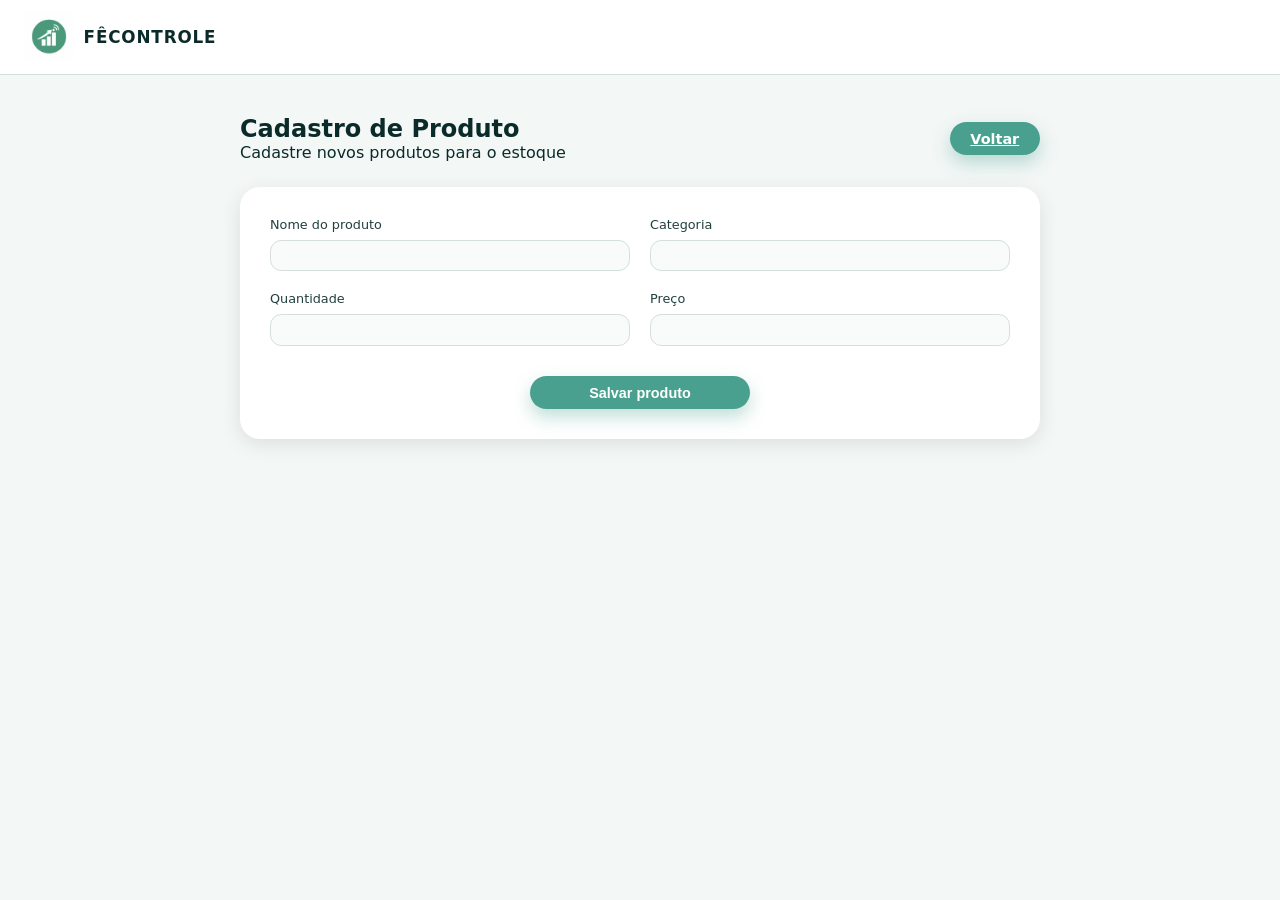
<file: cadastro-produto.html>
<!DOCTYPE html>
<html lang="pt-br">
<head>
  <meta charset="UTF-8">
  <meta name="viewport" content="width=device-width, initial-scale=1.0">
  <title>Cadastro de Produto - FêControle</title>

  <link rel="stylesheet" href="_css/paginaprincipal.css">
  <link rel="stylesheet" href="_css/produtos.css">
</head>

<body>

<header class="topbar">
  <div class="topbar-left">
    <div class="logo">
      <img src="_imagens/pagina-principal/logomarca.png" class="logo-img">
      <span class="logo-text">FÊCONTROLE</span>
    </div>
  </div>
</header>

<main class="cadastro-page">

  <section class="cadastro-header">
    <div>
      <h1>Cadastro de Produto</h1>
      <p>Cadastre novos produtos para o estoque</p>
    </div>

    <a href="produtos.html" class="btn-primario">Voltar</a>
  </section>

  <section class="formulario-cadastro">
    <div class="campo">
      <label>Nome do produto</label>
      <input type="text">
    </div>

    <div class="campo">
      <label>Categoria</label>
      <input type="text">
    </div>

    <div class="campo">
      <label>Quantidade</label>
      <input type="number">
    </div>

    <div class="campo">
      <label>Preço</label>
      <input type="number">
    </div>

    <button class="btn-primario">Salvar produto</button>
  </section>

</main>

</body>
</html>
</file>
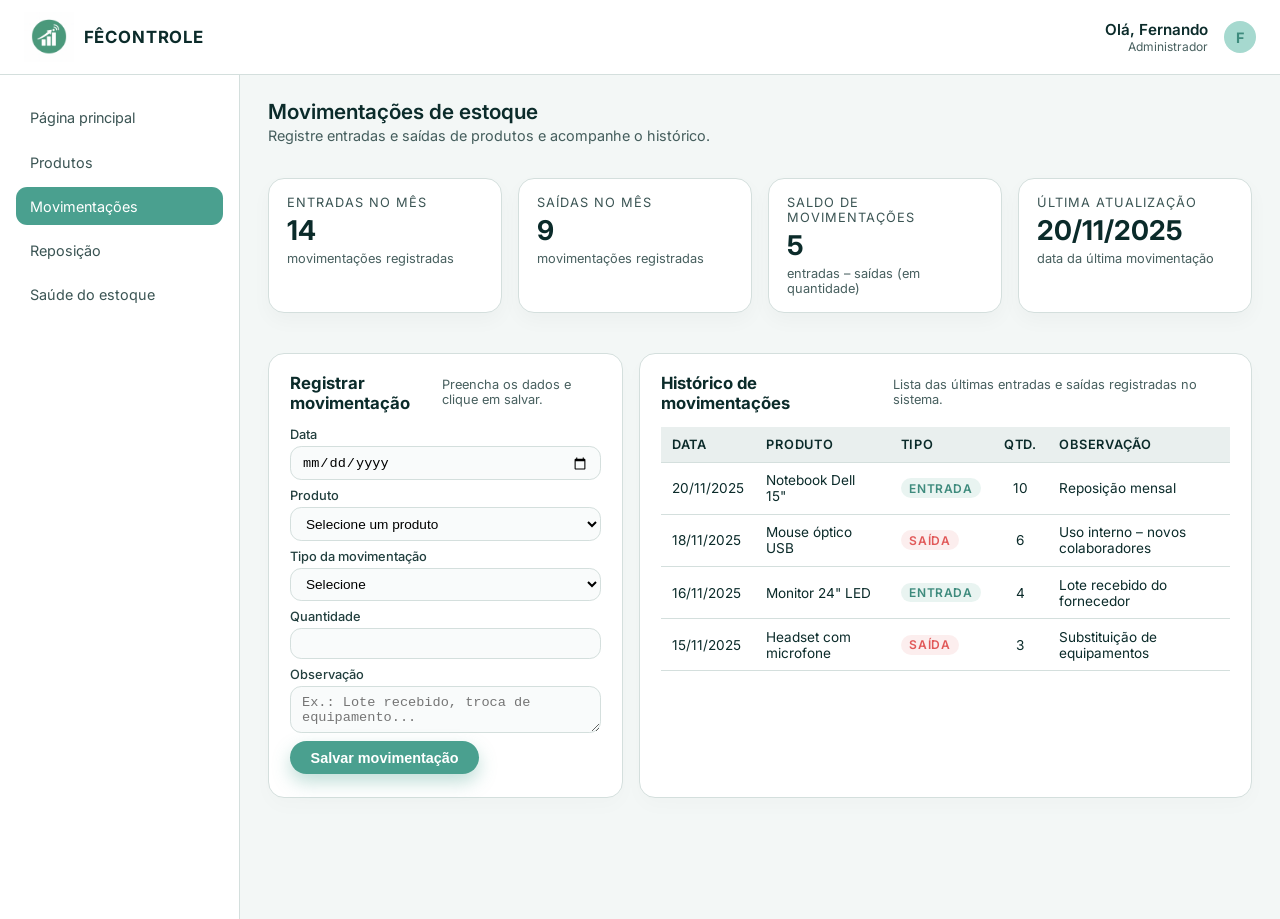
<file: movimentacoes.html>
<!doctype html>
<html lang="pt-br">
<head>
  <meta charset="utf-8" />
  <meta name="viewport" content="width=device-width, initial-scale=1" />
  <title>FêControle - Movimentações</title>
  <link rel="icon" type="image/png" href="_imagens/pagina-principal/favicon.png">
  <link rel="stylesheet" href="_css/paginaprincipal.css">
  <link rel="stylesheet" href="_css/movimentacoes.css">

  <!-- Fonte -->
  <link href="https://fonts.googleapis.com/css2?family=Inter:wght@300;400;600;700&display=swap" rel="stylesheet">

</head>
<body>

  <!-- Barra superior -->
<header class="topbar">
  <div class="topbar-left">
    <div class="logo">
      <img src="_imagens/pagina-principal/logomarca.png" class="logo-img" alt="Logo FêControle">
      <span class="logo-text">FÊCONTROLE</span>
    </div>
  </div>

    <div class="topbar-right">
      <div class="user-info">
        <span class="user-name">Olá, Fernando</span>
        <span class="user-role">Administrador</span>
      </div>
      <div class="user-avatar">F</div>
    </div>
  </header>

  <div class="layout">

    <!-- Menu lateral -->
    <aside class="sidebar">
      <nav class="menu">
        <a href="paginaprincipal.html" class="menu-item">Página principal</a>
        <a href="produtos.html" class="menu-item">Produtos</a>
        <a href="movimentacoes.html" class="menu-item ativo">Movimentações</a>
        <a href="repor.html" class="menu-item">Reposição</a>
        <a href="saude-do-estoque.html" class="menu-item">Saúde do estoque</a>
      </nav>
    </aside>

    <!-- Conteúdo principal -->
    <main class="content">

      <!-- Cabeçalho -->
      <section class="mov-header">
        <div>
          <h1 class="titulo-pagina">Movimentações de estoque</h1>
          <p class="subtitulo-pagina">
            Registre entradas e saídas de produtos e acompanhe o histórico.
          </p>
        </div>
      </section>

      <!-- Cards resumo -->
      <section class="cards-resumo mov-cards">
        <article class="card-resumo">
          <div class="card-label">Entradas no mês</div>
          <div class="card-valor" id="total-entradas">0</div>
          <div class="card-sub">movimentações registradas</div>
        </article>

        <article class="card-resumo">
          <div class="card-label">Saídas no mês</div>
          <div class="card-valor" id="total-saidas">0</div>
          <div class="card-sub">movimentações registradas</div>
        </article>

        <article class="card-resumo">
          <div class="card-label">Saldo de movimentações</div>
          <div class="card-valor" id="saldo-mov">0</div>
          <div class="card-sub">entradas – saídas (em quantidade)</div>
        </article>

        <article class="card-resumo">
          <div class="card-label">Última atualização</div>
          <div class="card-valor" id="ultima-data">—</div>
          <div class="card-sub">data da última movimentação</div>
        </article>
      </section>

      <!-- Formulário + tabela -->
      <section class="mov-grid">

        <!-- Formulário de registro -->
        <section class="bloco mov-form">
          <header class="bloco-header">
            <h2>Registrar movimentação</h2>
            <span class="bloco-legenda">Preencha os dados e clique em salvar.</span>
          </header>

          <form id="form-movimentacao" class="form-mov">
            <div class="campo">
              <label for="data">Data</label>
              <input type="date" id="data" required>
            </div>

            <div class="campo">
              <label for="produto">Produto</label>
              <select id="produto" required>
                <option value="">Selecione um produto</option>
                <!-- Mesmos nomes usados na página de produtos -->
                <option>Cabo HDMI</option>
                <option>Cabo USB-C</option>
                <option>Cabo de Rede RJ-45</option>
                <option>Cabo de Força</option>
                <option>Fonte 500W</option>
                <option>Fonte Modular</option>
                <option>Memória RAM 8GB</option>
                <option>Memória RAM 16GB</option>
                <option>Monitor 24" LED</option>
                <option>Monitor 27"</option>
                <option>Placa de Rede</option>
                <option>Placa de Som</option>
                <option>Placa de Vídeo</option>
                <option>Teclado Mecânico</option>
                <option>Teclado Semi-mecânico</option>
                <option>Teclado Wireless</option>
                <option>Desktop Completo</option>
                <option>PC Gamer</option>
                <option>Impressora a Laser</option>
                <option>Impressora Multifuncional</option>
                <option>Notebook Dell 15"</option>
                <option>Notebook HP</option>
                <option>Notebook Lenovo</option>
                <option>Caixas de Som</option>
                <option>Headset com microfone</option>
                <option>Mouse Gamer</option>
                <option>Mouse óptico USB</option>
                <option>Suporte para Notebook</option>
                <option>Suporte para Monitor</option>
                <option>Modem</option>
                <option>Repetidor Wi-Fi</option>
                <option>Roteador</option>
                <option>Carregador de Notebook</option>
                <option>Estabilizador</option>
                <option>Filtro de Linha</option>
                
              </select>
            </div>

            <div class="campo">
              <label for="tipo">Tipo da movimentação</label>
              <select id="tipo" required>
                <option value="">Selecione</option>
                <option value="Entrada">Entrada</option>
                <option value="Saída">Saída</option>
              </select>
            </div>

            <div class="campo">
              <label for="quantidade">Quantidade</label>
              <input type="number" id="quantidade" min="1" required>
            </div>

            <div class="campo">
              <label for="observacao">Observação</label>
              <textarea id="observacao" rows="2"
                placeholder="Ex.: Lote recebido, troca de equipamento..."></textarea>
            </div>

            <button type="submit" class="btn-primario">
              Salvar movimentação
            </button>

          </form>
        </section>

        <!-- Tabela de histórico -->
        <section class="bloco mov-tabela">
          <header class="bloco-header">
            <h2>Histórico de movimentações</h2>
            <span class="bloco-legenda">
              Lista das últimas entradas e saídas registradas no sistema.
            </span>
          </header>

          <div class="tabela-wrapper">
            <table class="tabela">
              <thead>
                <tr>
                  <th>Data</th>
                  <th>Produto</th>
                  <th>Tipo</th>
                  <th>Qtd.</th>
                  <th>Observação</th>
                </tr>
              </thead>
              <tbody id="tbody-movimentacoes">
                <!-- Linhas preenchidas pelo JavaScript -->
              </tbody>
            </table>
          </div>
        </section>

      </section> <!-- fim .mov-grid -->

    </main>
  </div>
  <script src="_javascript/movimentacoes.js" defer></script>
</body>
</html>
</file>
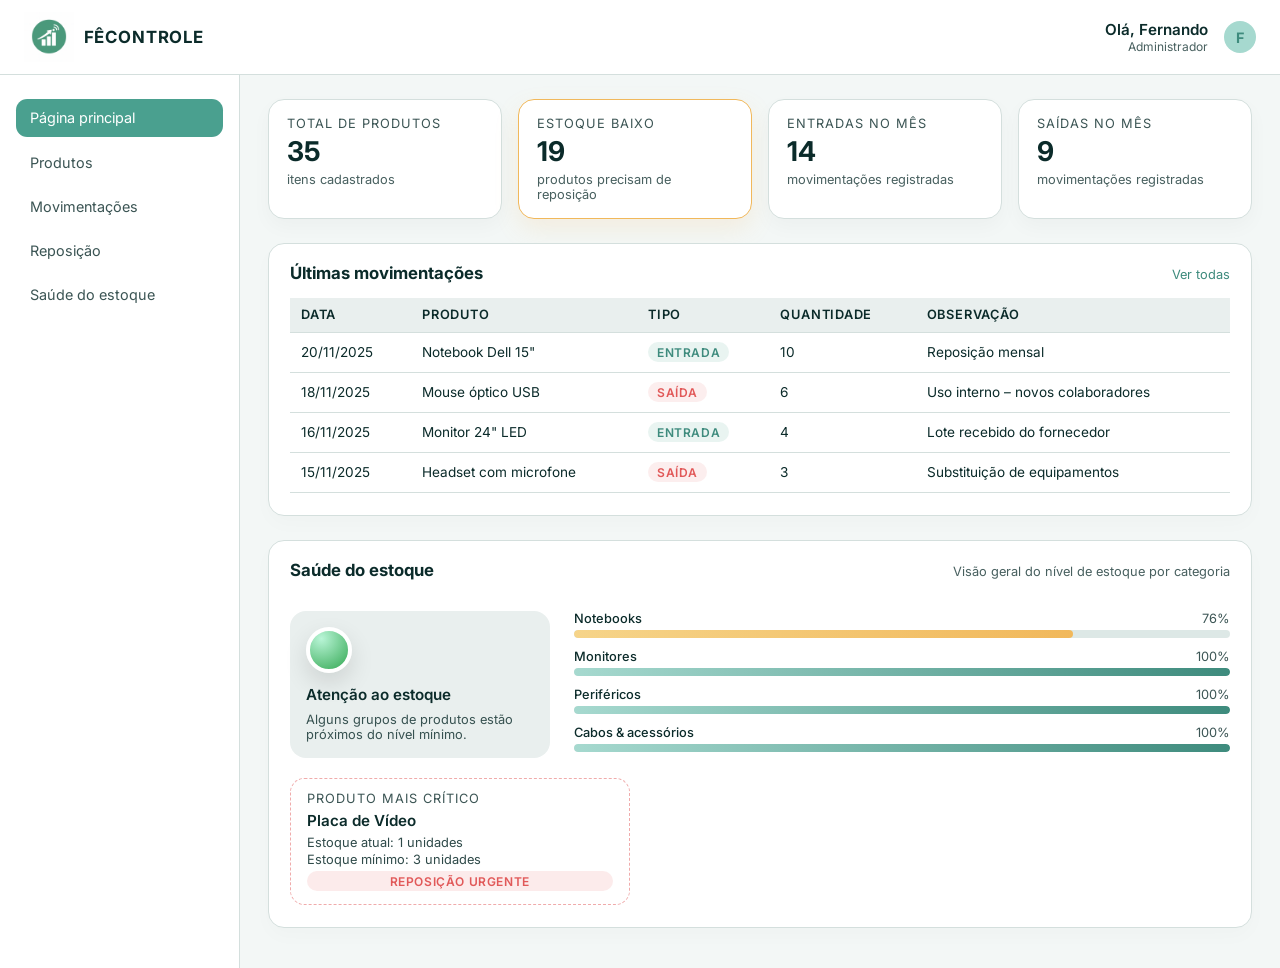
<file: paginaprincipal.html>
<!doctype html>
<html lang="pt-br">
<head>
  <meta charset="utf-8" />
  <meta name="viewport" content="width=device-width, initial-scale=1" />
  <title>FêControle - Página Principal</title>
  <link rel="icon" type="image/png" href="_imagens/pagina-principal/favicon.png">
  <link rel="stylesheet" href="_css/paginaprincipal.css">

  <!-- Fonte opcional (Inter) -->
  <link href="https://fonts.googleapis.com/css2?family=Inter:wght@300;400;600;700&display=swap" rel="stylesheet">

</head>
<body>

  <!-- Barra superior -->
<header class="topbar">
  <div class="topbar-left">
    <div class="logo">
      <img src="_imagens/pagina-principal/logomarca.png" class="logo-img" alt="Logo FêControle">
      <span class="logo-text">FÊCONTROLE</span>
    </div>
  </div>

  <div class="topbar-right">
    <div class="user-info">
      <span class="user-name">Olá, Fernando</span>
      <span class="user-role">Administrador</span>
    </div>
    <div class="user-avatar">F</div>
  </div>
</header>

  <div class="layout">

    <!-- Menu lateral -->
    <aside class="sidebar">
      <nav class="menu">
        <a href="paginaprincipal.html" class="menu-item ativo">Página principal</a>
        <a href="produtos.html" class="menu-item">Produtos</a>
        <a href="movimentacoes.html" class="menu-item">Movimentações</a>
        <a href="repor.html" class="menu-item">Reposição</a>
        <!-- Criatividade extra: Painel visual -->
        <a href="saude-do-estoque.html" class="menu-item">Saúde do estoque</a>
      </nav>
    </aside>

    <!-- Conteúdo principal -->
    <main class="content">

      <!-- Resumo em cards -->
      <section class="cards-resumo">
        <article class="card-resumo">
          <div class="card-label">Total de produtos</div>
          <div class="card-valor">42</div>
          <div class="card-sub">itens cadastrados</div>
        </article>

        <article class="card-resumo card-alerta">
          <div class="card-label">Estoque baixo</div>
          <div class="card-valor">5</div>
          <div class="card-sub">produtos precisam de reposição</div>
        </article>

        <article class="card-resumo">
          <div class="card-label">Entradas no mês</div>
          <div class="card-valor">18</div>
          <div class="card-sub">movimentações registradas</div>
        </article>

        <article class="card-resumo">
          <div class="card-label">Saídas no mês</div>
          <div class="card-valor">12</div>
          <div class="card-sub">movimentações registradas</div>
        </article>
      </section>

      <!-- Últimas movimentações -->
      <section class="bloco">
        <header class="bloco-header">
          <h2>Últimas movimentações</h2>
          <a href="movimentacoes.html" class="link-acao">Ver todas</a>
        </header>

        <div class="tabela-wrapper">
          <table class="tabela">
            <thead>
              <tr>
                <th>Data</th>
                <th>Produto</th>
                <th>Tipo</th>
                <th>Quantidade</th>
                <th>Observação</th>
              </tr>
            </thead>
            <tbody>
              <tr>
                <td>20/11/2025</td>
                <td>Notebook Dell 15"</td>
                <td><span class="badge badge-entrada">Entrada</span></td>
                <td>10</td>
                <td>Reposição mensal</td>
              </tr>
              <tr>
                <td>18/11/2025</td>
                <td>Mouse óptico USB</td>
                <td><span class="badge badge-saida">Saída</span></td>
                <td>6</td>
                <td>Uso interno – novos colaboradores</td>
              </tr>
              <tr>
                <td>16/11/2025</td>
                <td>Monitor 24" LED</td>
                <td><span class="badge badge-entrada">Entrada</span></td>
                <td>4</td>
                <td>Lote recebido do fornecedor</td>
              </tr>
              <tr>
                <td>15/11/2025</td>
                <td>Headset com microfone</td>
                <td><span class="badge badge-saida">Saída</span></td>
                <td>3</td>
                <td>Substituição de equipamentos</td>
              </tr>
            </tbody>
          </table>
        </div>
      </section>

      <!-- BLOCO CRIATIVO: Painel de Saúde do Estoque -->
      <section class="bloco bloco-saude">
        <header class="bloco-header">
          <h2>Saúde do estoque</h2>
          <span class="bloco-legenda">Visão geral do nível de estoque por categoria</span>
        </header>

        <div class="saude-grid">

          <!-- Indicador tipo "semáforo" -->
          <div class="saude-status">
            <div class="status-bolinha status-verde"></div>
            <div class="status-texto-principal">Estoque em nível saudável</div>
            <div class="status-texto-secundario">
              A maioria dos produtos está acima do nível mínimo configurado.
            </div>
          </div>

          <!-- Barras por categoria -->
          <div class="saude-barras">
            <div class="barra-linha">
              <div class="barra-info">
                <span class="categoria">Notebooks</span>
                <span class="percentual">80%</span>
              </div>
              <div class="barra">
                <div class="barra-preenchimento" style="width: 80%;"></div>
              </div>
            </div>

            <div class="barra-linha">
              <div class="barra-info">
                <span class="categoria">Monitores</span>
                <span class="percentual">65%</span>
              </div>
              <div class="barra">
                <div class="barra-preenchimento" style="width: 65%;"></div>
              </div>
            </div>

            <div class="barra-linha">
              <div class="barra-info">
                <span class="categoria">Periféricos</span>
                <span class="percentual">40%</span>
              </div>
              <div class="barra">
                <div class="barra-preenchimento critico" style="width: 40%;"></div>
              </div>
            </div>

            <div class="barra-linha">
              <div class="barra-info">
                <span class="categoria">Cabos &amp; acessórios</span>
                <span class="percentual">55%</span>
              </div>
              <div class="barra">
                <div class="barra-preenchimento atencao" style="width: 55%;"></div>
              </div>
            </div>
          </div>

        </div>

        <!-- Produto mais crítico -->
        <div class="critico-card">
          <div class="critico-titulo">Produto mais crítico</div>
          <div class="critico-nome">Mouse óptico USB</div>
          <div class="critico-info">
            <span>Estoque atual: 4 unidades</span>
            <span>Estoque mínimo: 10 unidades</span>
          </div>
          <span class="badge badge-critico">Reposição urgente</span>
        </div>

      </section>

    </main>
  </div>
  <script src="_javascript/paginaprincipal.js" defer></script>
</body>
</html>
</file>
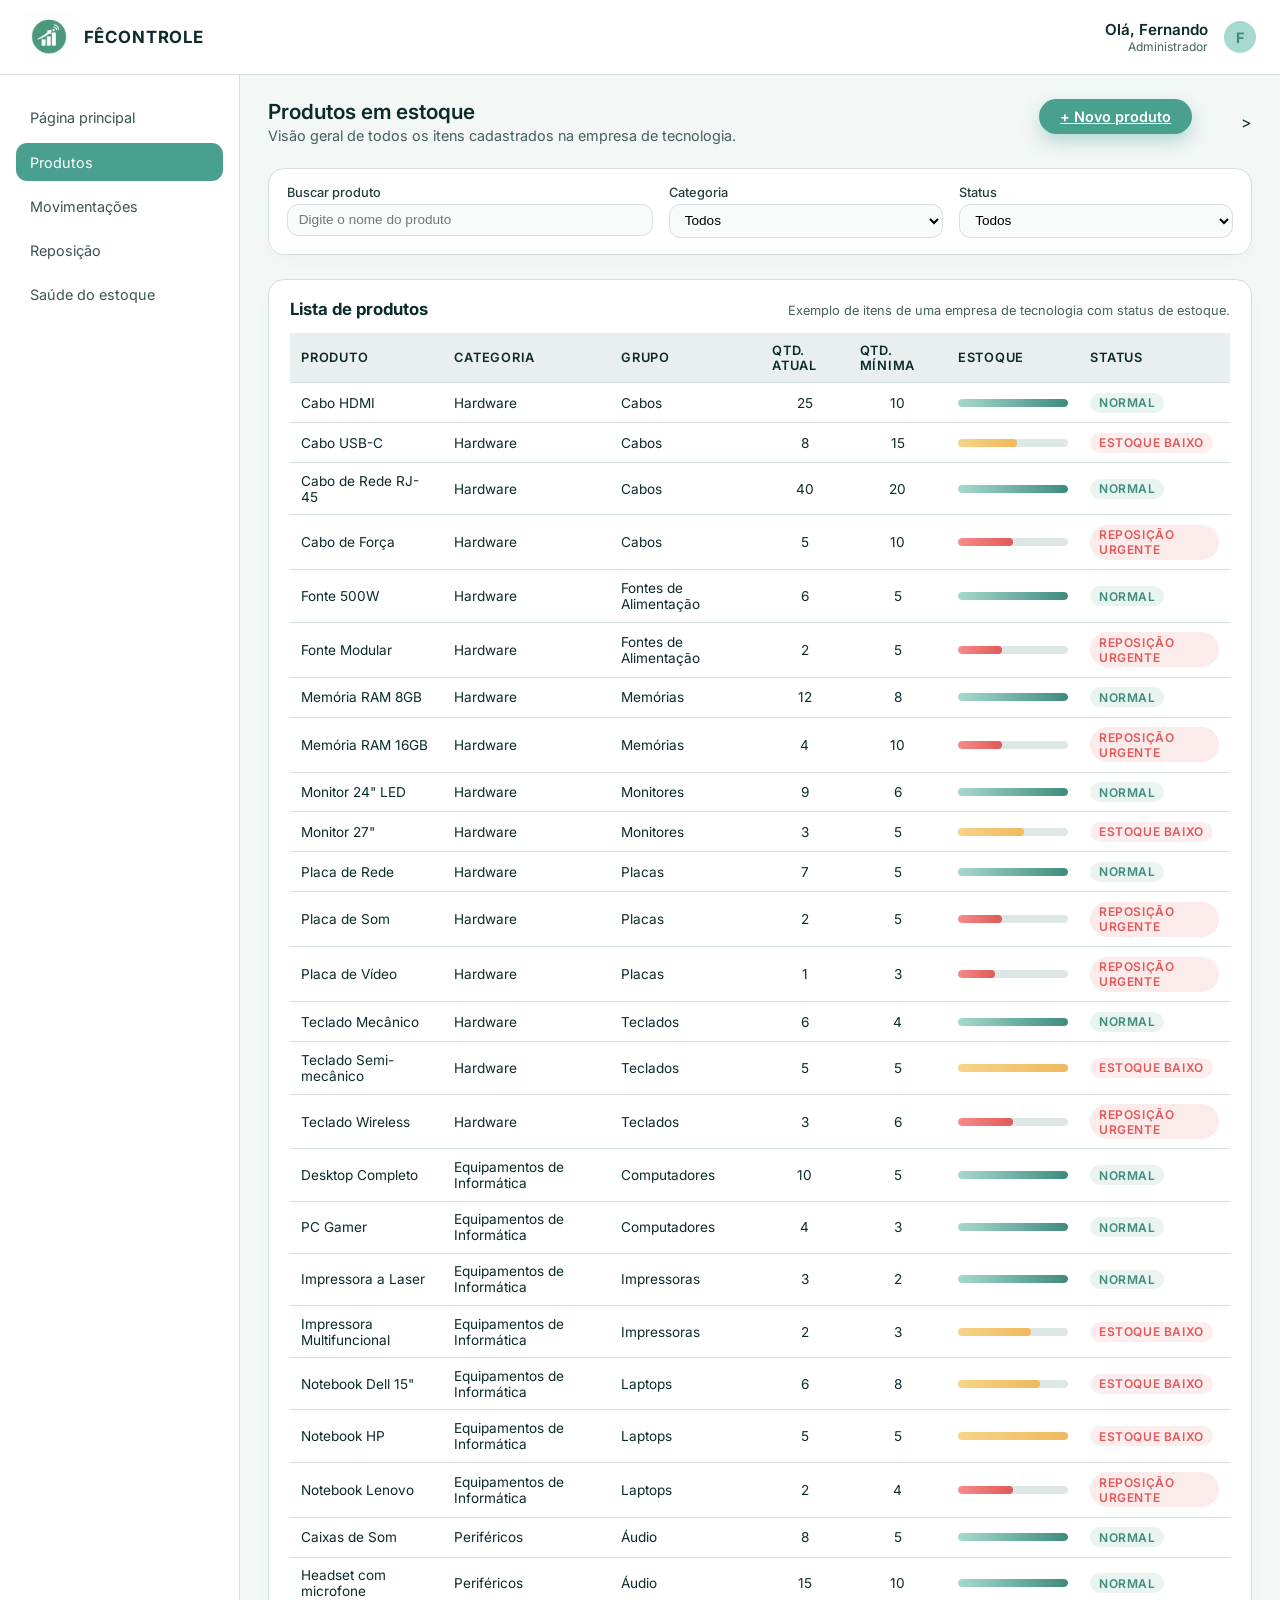
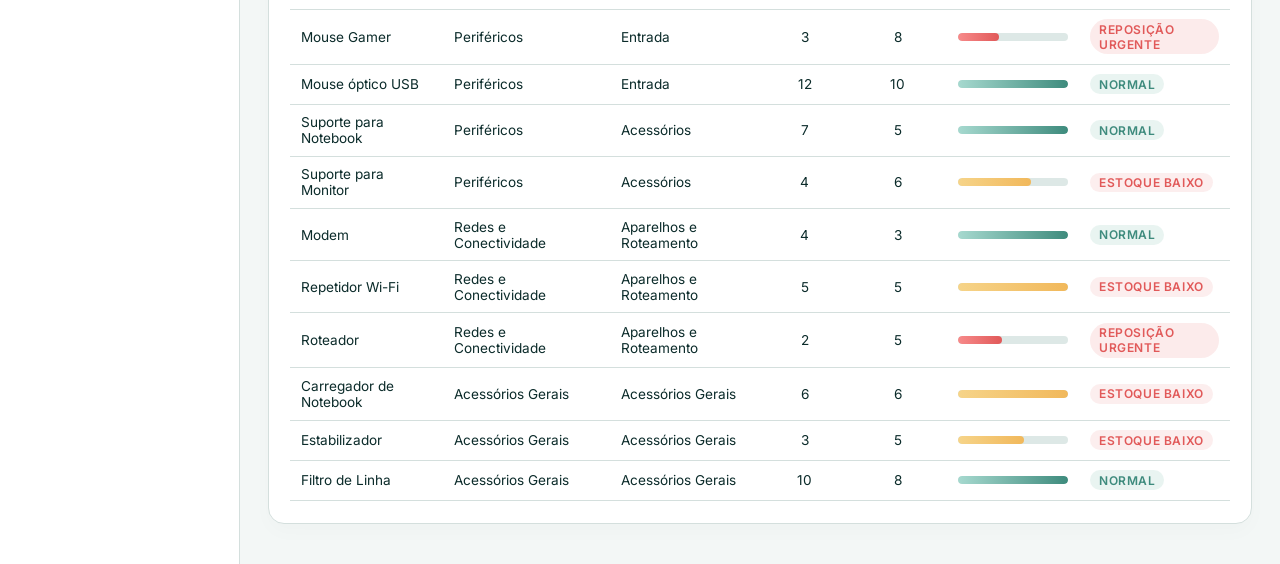
<file: produtos.html>
<!doctype html>
<html lang="pt-br">
<head>
  <meta charset="utf-8" />
  <meta name="viewport" content="width=device-width, initial-scale=1" />
  <title>FêControle - Produtos</title>
  <link rel="icon" type="image/png" href="_imagens/pagina-principal/favicon.png">
  <link rel="stylesheet" href="_css/paginaprincipal.css">
  <link rel="stylesheet" href="_css/produtos.css">

  <!-- Fonte -->
  <link href="https://fonts.googleapis.com/css2?family=Inter:wght@300;400;600;700&display=swap" rel="stylesheet">

</head>
<body>

  <!-- Barra superior -->
<header class="topbar">
  <div class="topbar-left">
    <div class="logo">
      <img src="_imagens/pagina-principal/logomarca.png" class="logo-img" alt="Logo FêControle">
      <span class="logo-text">FÊCONTROLE</span>
    </div>
  </div>

  <div class="topbar-right">
    <div class="user-info">
      <span class="user-name">Olá, Fernando</span>
      <span class="user-role">Administrador</span>
    </div>
    <div class="user-avatar">F</div>
  </div>
</header>

  <div class="layout">

    <!-- Menu lateral -->
    <aside class="sidebar">
      <nav class="menu">
        <a href="paginaprincipal.html" class="menu-item">Página principal</a>
        <a href="produtos.html" class="menu-item ativo">Produtos</a>
        <a href="movimentacoes.html" class="menu-item">Movimentações</a>
        <a href="repor.html" class="menu-item">Reposição</a>
        <a href="saude-do-estoque.html" class="menu-item">Saúde do estoque</a>
      </nav>
    </aside>

    <!-- Conteúdo principal -->
    <main class="content">

      <!-- Cabeçalho da página -->
      <section class="produtos-header header-produtos-ajuste">
        <div>
          <h1 class="titulo-pagina">Produtos em estoque</h1>
          <p class="subtitulo-pagina">Visão geral de todos os itens cadastrados na empresa de tecnologia.</p>
        </div>
        <a href="cadastro-produto.html" class="btn-primario">+ Novo produto</a>>
      </section>

      <!-- Filtros -->
      <section class="filtros">
  <div class="campo">
    <label for="busca">Buscar produto</label>
    <input id="busca" type="text" placeholder="Digite o nome do produto">
  </div>

  <div class="campo">
    <label for="categoria">Categoria</label>
    <select id="categoria">
      <option value="todos">Todos</option>
      <option value="Hardware">Hardware</option>
      <option value="Equipamentos de Informática">Equipamentos de Informática</option>
      <option value="Periféricos">Periféricos</option>
      <option value="Redes e Conectividade">Redes e Conectividade</option>
      <option value="Acessórios Gerais">Acessórios Gerais</option>
    </select>
  </div>

  <div class="campo">
    <label for="status">Status</label>
    <select id="status">
      <option value="todos">Todos</option>
      <option value="normal">Estoque normal</option>
      <option value="baixo">Estoque baixo</option>
      <option value="critico">Reposição urgente</option>
    </select>
  </div>
</section>

      <!-- Tabela de produtos -->
      <section class="bloco">
        <header class="bloco-header">
          <h2>Lista de produtos</h2>
          <span class="bloco-legenda">Exemplo de itens de uma empresa de tecnologia com status de estoque.</span>
        </header>

        <div class="tabela-wrapper">
          <table class="tabela tabela-produtos">
        <thead>
          <tr>
              <th>Produto</th>
              <th>Categoria</th>
              <th>Grupo</th>
              <th>Qtd. atual</th>
              <th>Qtd. mínima</th>
              <th>Estoque</th>
              <th>Status</th>
          </tr>
        </thead>
        <tbody id="tbody-produtos"></tbody>

          </table>
        </div>
      </section>

    </main>
  </div>

  <!-- JavaScript da página de produtos -->
  <script src="_javascript/produtos.js" defer></script>
</body>
</html>
</file>
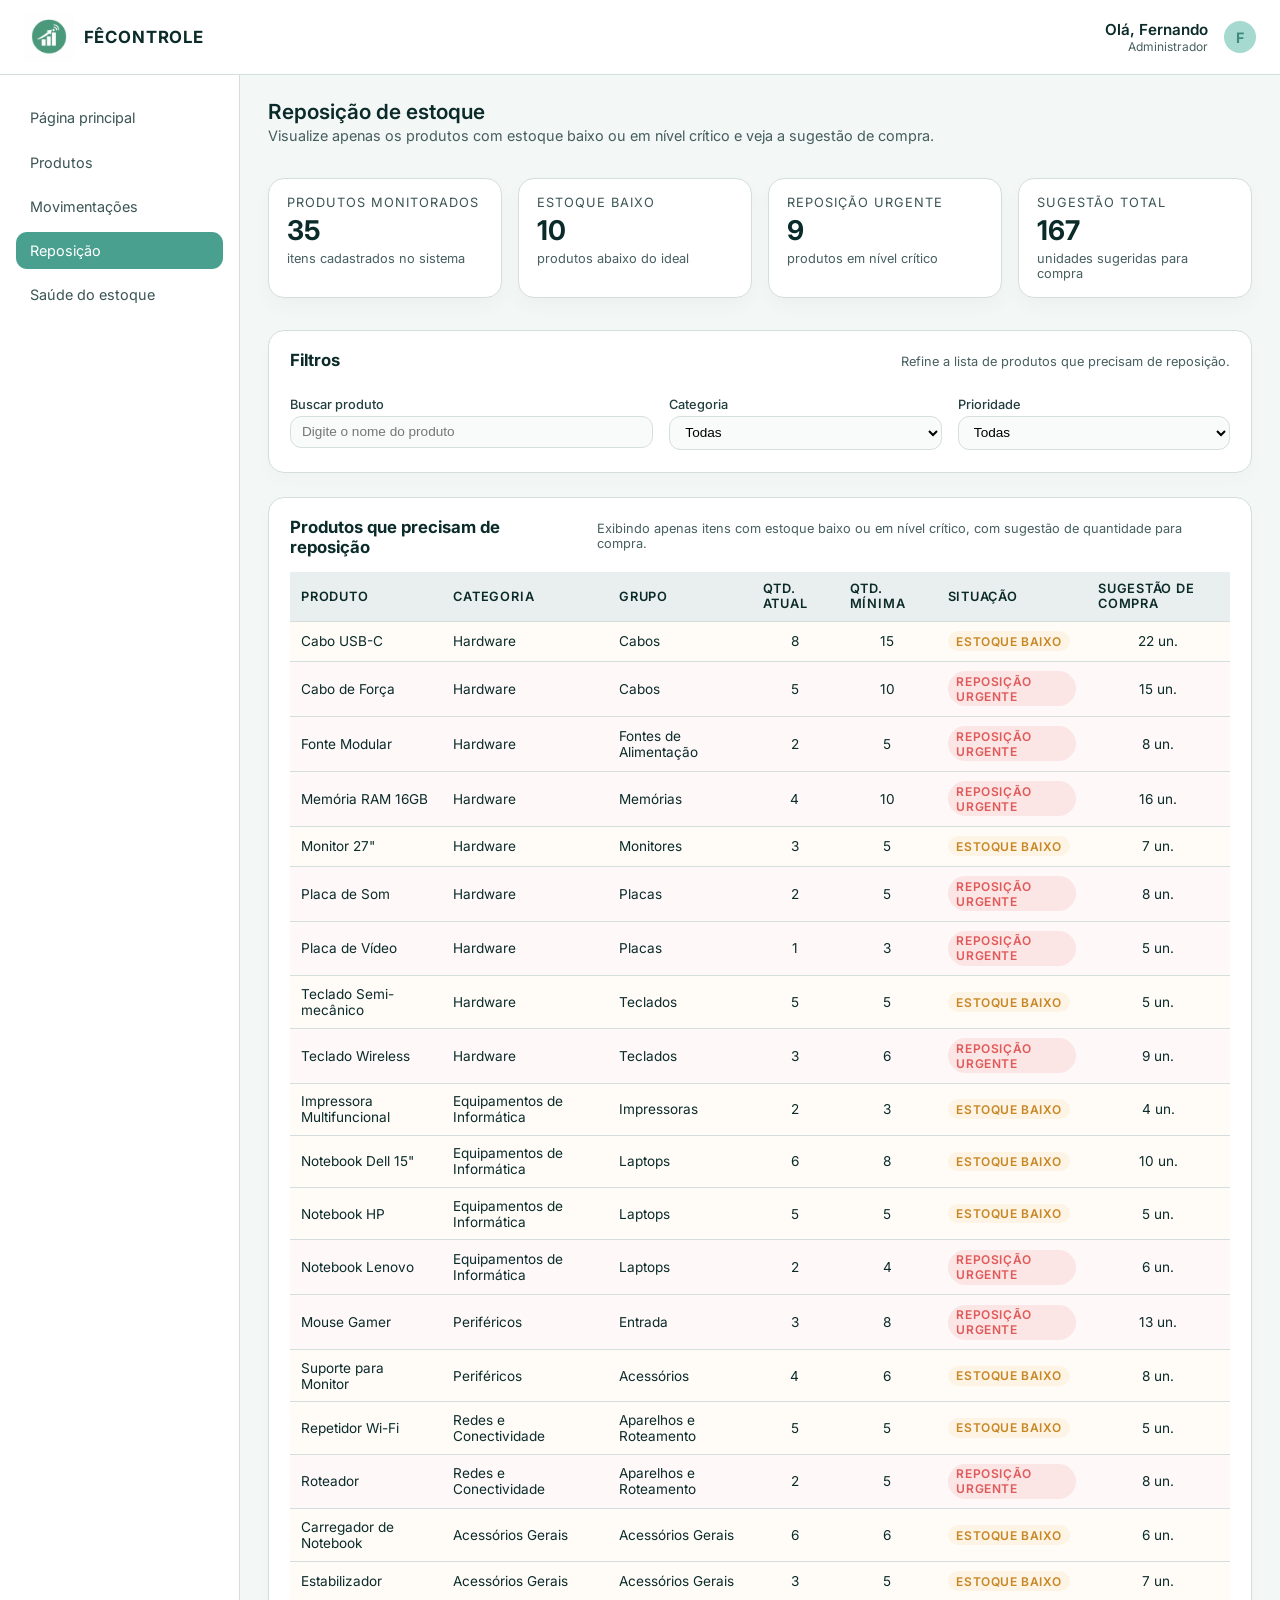
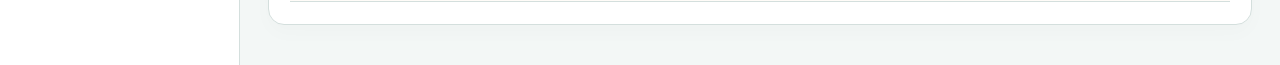
<file: repor.html>
<!doctype html>
<html lang="pt-br">
<head>
  <meta charset="utf-8" />
  <meta name="viewport" content="width=device-width, initial-scale=1" />
  <title>FêControle - Repor</title>
  <link rel="icon" type="image/png" href="_imagens/pagina-principal/favicon.png">
  <link rel="stylesheet" href="_css/paginaprincipal.css">
  <link rel="stylesheet" href="_css/repor.css">

  <!-- Fonte -->
  <link href="https://fonts.googleapis.com/css2?family=Inter:wght@300;400;600;700&display=swap" rel="stylesheet">

</head>
<body>

  <!-- Barra superior -->
<header class="topbar">
  <div class="topbar-left">
    <div class="logo">
      <img src="_imagens/pagina-principal/logomarca.png" class="logo-img" alt="Logo FêControle">
      <span class="logo-text">FÊCONTROLE</span>
    </div>
  </div>

    <div class="topbar-right">
      <div class="user-info">
        <span class="user-name">Olá, Fernando</span>
        <span class="user-role">Administrador</span>
      </div>
      <div class="user-avatar">F</div>
    </div>
  </header>

  <div class="layout">

    <!-- Menu lateral -->
    <aside class="sidebar">
      <nav class="menu">
        <a href="paginaprincipal.html" class="menu-item">Página principal</a>
        <a href="produtos.html" class="menu-item">Produtos</a>
        <a href="movimentacoes.html" class="menu-item">Movimentações</a>
        <a href="repor.html" class="menu-item ativo">Reposição</a>
        <a href="saude-do-estoque.html" class="menu-item">Saúde do estoque</a>
      </nav>
    </aside>

    <!-- Conteúdo principal -->
    <main class="content">

      <!-- Cabeçalho -->
      <section class="repo-header">
        <div>
          <h1 class="titulo-pagina">Reposição de estoque</h1>
          <p class="subtitulo-pagina">
            Visualize apenas os produtos com estoque baixo ou em nível crítico e veja a sugestão de compra.
          </p>
        </div>
      </section>

      <!-- Cards resumo -->
      <section class="cards-resumo repo-cards">
        <article class="card-resumo">
          <div class="card-label">Produtos monitorados</div>
          <div class="card-valor" id="repo-total-monitorados">0</div>
          <div class="card-sub">itens cadastrados no sistema</div>
        </article>

        <article class="card-resumo">
          <div class="card-label">Estoque baixo</div>
          <div class="card-valor" id="repo-total-baixo">0</div>
          <div class="card-sub">produtos abaixo do ideal</div>
        </article>

        <article class="card-resumo">
          <div class="card-label">Reposição urgente</div>
          <div class="card-valor" id="repo-total-urgente">0</div>
          <div class="card-sub">produtos em nível crítico</div>
        </article>

        <article class="card-resumo">
          <div class="card-label">Sugestão total</div>
          <div class="card-valor" id="repo-total-sugestao">0</div>
          <div class="card-sub">unidades sugeridas para compra</div>
        </article>
      </section>

      <!-- Filtros -->
      <section class="bloco repo-filtros">
        <header class="bloco-header">
          <h2>Filtros</h2>
          <span class="bloco-legenda">Refine a lista de produtos que precisam de reposição.</span>
        </header>

        <div class="repo-filtros-grid">
          <div class="campo">
            <label for="repo-busca">Buscar produto</label>
            <input id="repo-busca" type="text" placeholder="Digite o nome do produto">
          </div>

          <div class="campo">
            <label for="repo-categoria">Categoria</label>
            <select id="repo-categoria">
              <option value="todos">Todas</option>
              <option value="Hardware">Hardware</option>
              <option value="Equipamentos de Informática">Equipamentos de Informática</option>
              <option value="Periféricos">Periféricos</option>
              <option value="Redes e Conectividade">Redes e Conectividade</option>
              <option value="Acessórios Gerais">Acessórios Gerais</option>
            </select>
          </div>

          <div class="campo">
            <label for="repo-prioridade">Prioridade</label>
            <select id="repo-prioridade">
              <option value="todas">Todas</option>
              <option value="baixo">Estoque baixo</option>
              <option value="critico">Reposição urgente</option>
            </select>
          </div>
        </div>
      </section>

      <!-- Tabela de reposição -->
      <section class="bloco">
        <header class="bloco-header">
          <h2>Produtos que precisam de reposição</h2>
          <span class="bloco-legenda">
            Exibindo apenas itens com estoque baixo ou em nível crítico, com sugestão de quantidade para compra.
          </span>
        </header>

        <div class="tabela-wrapper">
          <table class="tabela tabela-reposicao">
            <thead>
              <tr>
                <th>Produto</th>
                <th>Categoria</th>
                <th>Grupo</th>
                <th>Qtd. atual</th>
                <th>Qtd. mínima</th>
                <th>Situação</th>
                <th>Sugestão de compra</th>
              </tr>
            </thead>
            <tbody id="tbody-reposicao">
              <!-- preenchido via JavaScript -->
            </tbody>
          </table>
        </div>
      </section>

    </main>
  </div>

  <!-- JavaScript da página de reposição -->
  <script src="_javascript/repor.js" defer></script>
</body>
</html>
</file>
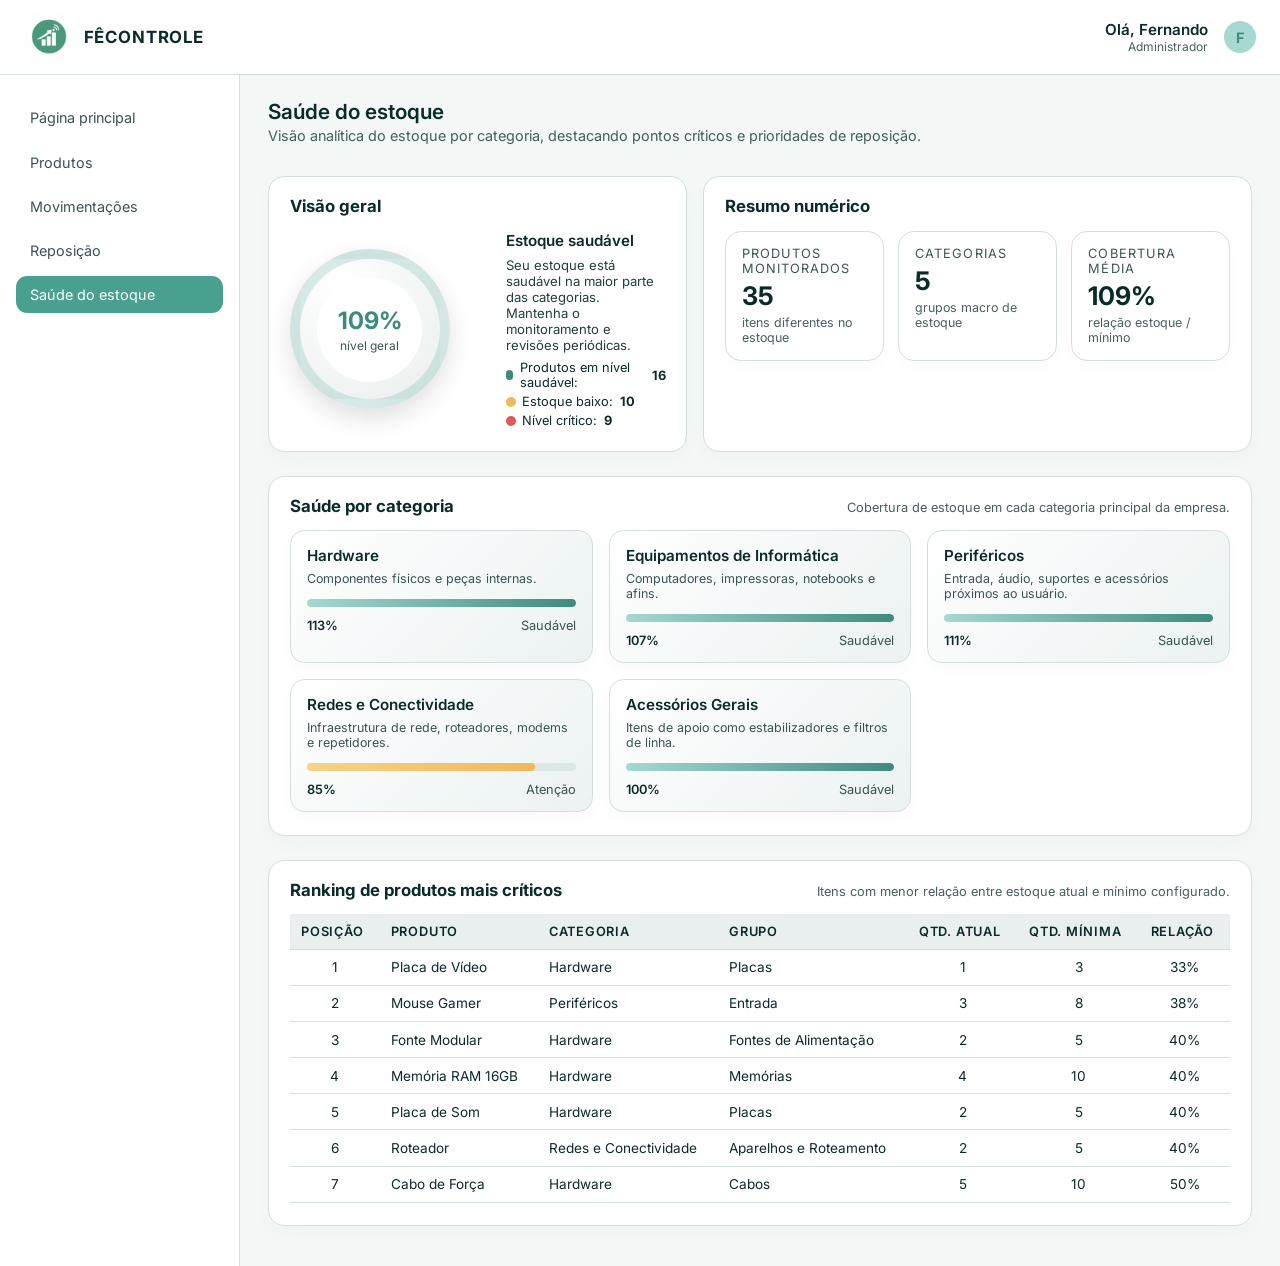
<file: saude-do-estoque.html>
<!doctype html>
<html lang="pt-br">
<head>
  <meta charset="utf-8" />
  <meta name="viewport" content="width=device-width, initial-scale=1" />
  <title>FêControle - Saúde do estoque</title>
  <link rel="icon" type="image/png" href="_imagens/pagina-principal/favicon.png">
  <link rel="stylesheet" href="_css/paginaprincipal.css">
  <link rel="stylesheet" href="_css/saude-do-estoque.css">

  <!-- Fonte -->
  <link href="https://fonts.googleapis.com/css2?family=Inter:wght@300;400;600;700&display=swap" rel="stylesheet">

</head>
<body>

  <!-- Barra superior -->
<header class="topbar">
  <div class="topbar-left">
    <div class="logo">
      <img src="_imagens/pagina-principal/logomarca.png" class="logo-img" alt="Logo FêControle">
      <span class="logo-text">FÊCONTROLE</span>
    </div>
  </div>

    <div class="topbar-right">
      <div class="user-info">
        <span class="user-name">Olá, Fernando</span>
        <span class="user-role">Administrador</span>
      </div>
      <div class="user-avatar">F</div>
    </div>
  </header>

  <div class="layout">

    <!-- Menu lateral -->
    <aside class="sidebar">
      <nav class="menu">
        <a href="paginaprincipal.html" class="menu-item">Página principal</a>
        <a href="produtos.html" class="menu-item">Produtos</a>
        <a href="movimentacoes.html" class="menu-item">Movimentações</a>
        <a href="repor.html" class="menu-item">Reposição</a>
        <a href="saude-do-estoque.html" class="menu-item ativo">Saúde do estoque</a>
      </nav>
    </aside>

    <!-- Conteúdo principal -->
    <main class="content">

      <!-- Cabeçalho -->
      <section class="saude-header">
        <div>
          <h1 class="titulo-pagina">Saúde do estoque</h1>
          <p class="subtitulo-pagina">
            Visão analítica do estoque por categoria, destacando pontos críticos e prioridades de reposição.
          </p>
        </div>
      </section>

      <!-- Linha 1: visão geral -->
      <section class="saude-top-grid">
        <article class="bloco saude-gauge">
          <h2>Visão geral</h2>
          <div class="gauge-wrapper">
            <div class="gauge-circle">
              <div class="gauge-interno">
                <span id="gauge-percentual">0%</span>
                <small>nível geral</small>
              </div>
            </div>
            <div class="gauge-textos">
              <div class="gauge-status" id="gauge-status-label">Calculando...</div>
              <p class="gauge-desc" id="gauge-status-desc">
                Aguarde, estamos analisando o estoque.
              </p>
              <ul class="gauge-lista">
                <li><span class="bolinha bolinha-normal"></span> Produtos em nível saudável: <strong id="qtd-normais">0</strong></li>
                <li><span class="bolinha bolinha-alerta"></span> Estoque baixo: <strong id="qtd-baixos">0</strong></li>
                <li><span class="bolinha bolinha-critico"></span> Nível crítico: <strong id="qtd-criticos">0</strong></li>
              </ul>
            </div>
          </div>
        </article>

        <article class="bloco saude-resumo">
          <header class="bloco-header">
            <h2>Resumo numérico</h2>
          </header>
          <div class="cards-resumo">
            <div class="card-resumo">
              <div class="card-label">Produtos monitorados</div>
              <div class="card-valor" id="saude-total-produtos">0</div>
              <div class="card-sub">itens diferentes no estoque</div>
            </div>
            <div class="card-resumo">
              <div class="card-label">Categorias</div>
              <div class="card-valor" id="saude-total-categorias">0</div>
              <div class="card-sub">grupos macro de estoque</div>
            </div>
            <div class="card-resumo">
              <div class="card-label">Cobertura média</div>
              <div class="card-valor" id="saude-cobertura-media">0%</div>
              <div class="card-sub">relação estoque / mínimo</div>
            </div>
          </div>
        </article>
      </section>

      <!-- Linha 2: saúde por categoria -->
      <section class="bloco">
        <header class="bloco-header">
          <h2>Saúde por categoria</h2>
          <span class="bloco-legenda">
            Cobertura de estoque em cada categoria principal da empresa.
          </span>
        </header>

        <div class="saude-categorias-grid">
          <!-- Cada card de categoria tem data-cat para o JS identificar -->
          <article class="cat-card" data-cat="Hardware">
            <h3>Hardware</h3>
            <p>Componentes físicos e peças internas.</p>
            <div class="cat-barra">
              <div class="cat-barra-preenchimento" id="barra-hardware"></div>
            </div>
            <div class="cat-info">
              <span class="cat-percentual" id="pct-hardware">0%</span>
              <span class="cat-label" id="label-hardware">Analisando...</span>
            </div>
          </article>

          <article class="cat-card" data-cat="Equipamentos de Informática">
            <h3>Equipamentos de Informática</h3>
            <p>Computadores, impressoras, notebooks e afins.</p>
            <div class="cat-barra">
              <div class="cat-barra-preenchimento" id="barra-equip"></div>
            </div>
            <div class="cat-info">
              <span class="cat-percentual" id="pct-equip">0%</span>
              <span class="cat-label" id="label-equip">Analisando...</span>
            </div>
          </article>

          <article class="cat-card" data-cat="Periféricos">
            <h3>Periféricos</h3>
            <p>Entrada, áudio, suportes e acessórios próximos ao usuário.</p>
            <div class="cat-barra">
              <div class="cat-barra-preenchimento" id="barra-perif"></div>
            </div>
            <div class="cat-info">
              <span class="cat-percentual" id="pct-perif">0%</span>
              <span class="cat-label" id="label-perif">Analisando...</span>
            </div>
          </article>

          <article class="cat-card" data-cat="Redes e Conectividade">
            <h3>Redes e Conectividade</h3>
            <p>Infraestrutura de rede, roteadores, modems e repetidores.</p>
            <div class="cat-barra">
              <div class="cat-barra-preenchimento" id="barra-redes"></div>
            </div>
            <div class="cat-info">
              <span class="cat-percentual" id="pct-redes">0%</span>
              <span class="cat-label" id="label-redes">Analisando...</span>
            </div>
          </article>

          <article class="cat-card" data-cat="Acessórios Gerais">
            <h3>Acessórios Gerais</h3>
            <p>Itens de apoio como estabilizadores e filtros de linha.</p>
            <div class="cat-barra">
              <div class="cat-barra-preenchimento" id="barra-acess"></div>
            </div>
            <div class="cat-info">
              <span class="cat-percentual" id="pct-acess">0%</span>
              <span class="cat-label" id="label-acess">Analisando...</span>
            </div>
          </article>
        </div>
      </section>

      <!-- Linha 3: ranking de produtos críticos -->
      <section class="bloco">
        <header class="bloco-header">
          <h2>Ranking de produtos mais críticos</h2>
          <span class="bloco-legenda">
            Itens com menor relação entre estoque atual e mínimo configurado.
          </span>
        </header>

        <div class="tabela-wrapper">
          <table class="tabela tabela-ranking">
            <thead>
              <tr>
                <th>Posição</th>
                <th>Produto</th>
                <th>Categoria</th>
                <th>Grupo</th>
                <th>Qtd. atual</th>
                <th>Qtd. mínima</th>
                <th>Relação</th>
              </tr>
            </thead>
            <tbody id="tbody-ranking">
              <!-- preenchido via JS -->
            </tbody>
          </table>
        </div>
      </section>

    </main>
  </div>

  <!-- JavaScript da página de saúde -->
  <script src="_javascript/saude-do-estoque.js" defer></script>
</body>
</html>
</file>
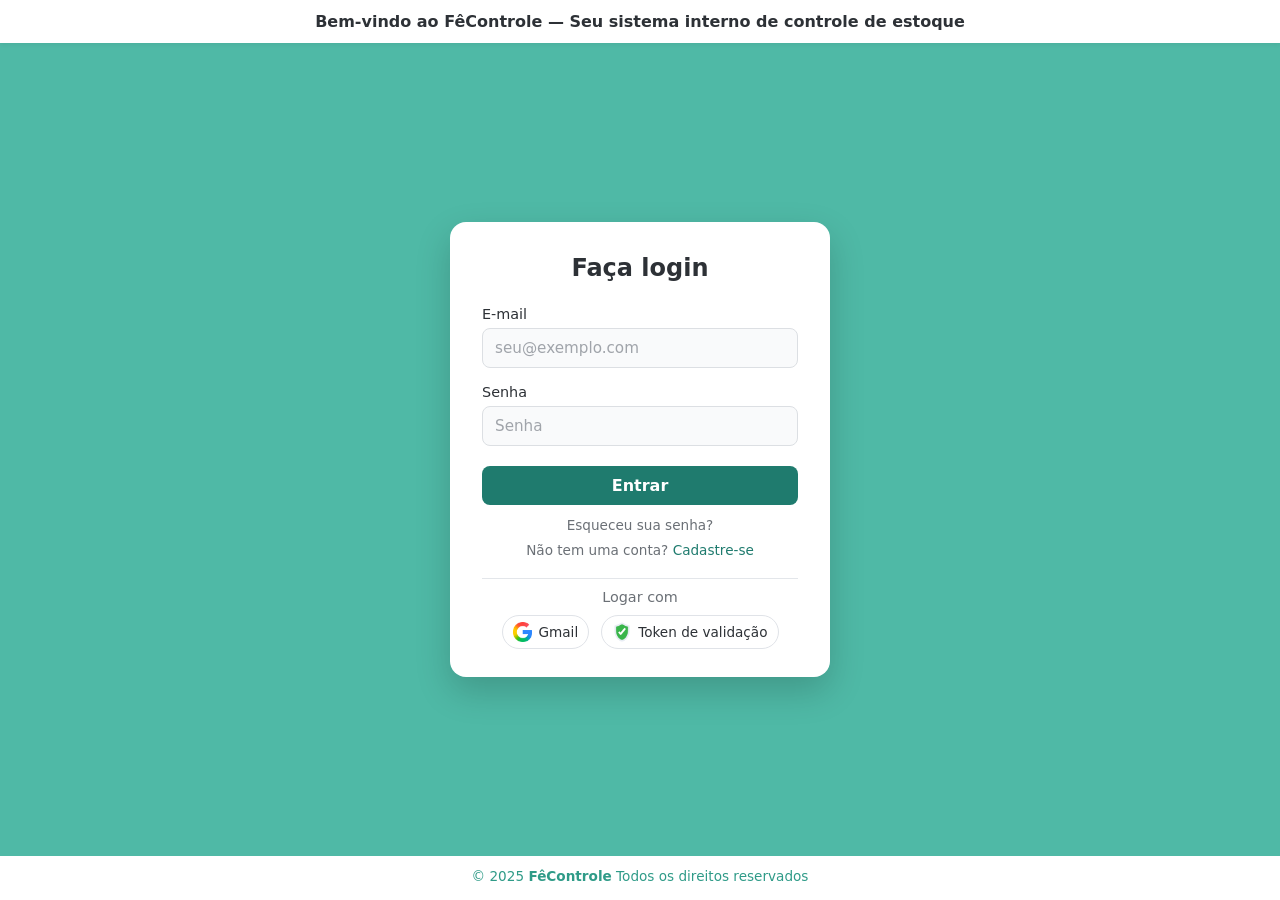
<file: teladelogin.html>
<!doctype html>
<html lang="pt-br">
<head>
  <meta charset="utf-8" />
  <meta name="viewport" content="width=device-width, initial-scale=1" />
  <title>Tela de login - FêControle</title>

  <!-- CSS da tela de login -->
  <link rel="stylesheet" href="_css/teladelogin.css">
</head>
<body>

  <!-- faixa topo -->
  <header class="faixa-topo">
  Bem-vindo ao FêControle — Seu sistema interno de controle de estoque
  </header>

  <!-- conteúdo principal -->
  <main class="container">
    <section class="card-login">

      <h1 class="titulo">Faça login</h1>

      <form class="form" action="paginaprincipal.html" method="get">

      <div class="field">
        <label for="email" class="label">E-mail</label>
        <input id="email" name="email" type="email" required placeholder="seu@exemplo.com">
      </div>

      <div class="field">
        <label for="senha" class="label">Senha</label>
        <input id="senha" name="senha" type="password" required placeholder="Senha">
      </div>
      
        <button class="btn-primary" type="submit">
          Entrar
        </button>

      </form>

      <a href="#" class="link-secundario">
        Esqueceu sua senha?
      </a>

      <p class="texto-conta">
        Não tem uma conta?
        <a href="#" class="link-acao">Cadastre-se</a>
      </p>

      <hr class="divisor">

      <p class="texto-logarcom">Logar com</p>

      <div class="login-extras">
        <button class="login-social">
          <img src="_imagens/tela-de-login/google.png" alt="Logo Google">
          <span>Gmail</span>
        </button>

        <button class="login-social">
          <img src="_imagens/tela-de-login/token.png" alt="Ícone de token">
          <span>Token de validação</span>
        </button>
      </div>

    </section>
  </main>

  <!-- rodapé -->
  <footer class="rodape">
    © 2025 <span class="marca">FêControle</span> Todos os direitos reservados
  </footer>

</body>
</html>
</file>
<file: _css/paginaprincipal.css>
:root {
  --bg: #f3f7f6;
  --panel: #e9efee;
  --accent: #4aa08f;
  --accent-dark: #3e8b7d;
  --accent-soft: #a6d9cf;
  --text: #0b2b2a;
  --danger: #e15959;
  --warning: #f1b85b;
  --border-soft: #d4dfdd;
}

/* Reset simples */
*,
*::before,
*::after {
  box-sizing: border-box;
  margin: 0;
  padding: 0;
}

body {
  font-family: "Inter", system-ui, -apple-system, BlinkMacSystemFont, "Segoe UI",
    sans-serif;
  background: var(--bg);
  color: var(--text);
}

/* ----- Topbar ----- */

.topbar {
  position: sticky;
  top: 0;
  z-index: 50;
  display: flex;
  align-items: center;
  justify-content: space-between;
  padding: 0.75rem 1.5rem;
  background: #ffffff;
  border-bottom: 1px solid var(--border-soft);
}

.topbar-left,
.topbar-right {
  display: flex;
  align-items: center;
  gap: 1rem;
}

.logo {
  display: flex;
  align-items: center;
  gap: 0.6rem;
}

.logo-img {
  width: 50px;         /* tamanho ideal para topbar */
  height: 50px;
  object-fit: contain; 
  display: block;
}

.logo-text {
  font-weight: 700;
  font-size: 1.05rem;
  letter-spacing: 0.05em;
  text-transform: uppercase;
  color: var(--text);
}

.user-info {
  display: flex;
  flex-direction: column;
  align-items: flex-end;
}

.user-name {
  font-weight: 600;
  font-size: 0.95rem;
}

.user-role {
  font-size: 0.75rem;
  opacity: 0.75;
}

.user-avatar {
  width: 32px;
  height: 32px;
  border-radius: 999px;
  background: var(--accent-soft);
  color: var(--accent-dark);
  display: flex;
  align-items: center;
  justify-content: center;
  font-weight: 700;
  font-size: 0.9rem;
  
}

/* ----- Layout ----- */

.layout {
  display: grid;
  grid-template-columns: 240px minmax(0, 1fr);
  min-height: calc(100vh - 56px);
}

/* ----- Sidebar ----- */

.sidebar {
  background: #ffffff;
  border-right: 1px solid var(--border-soft);
  padding: 1.5rem 1rem;
}

.menu {
  display: flex;
  flex-direction: column;
  gap: 0.4rem;
}

.menu-item {
  display: block;
  padding: 0.65rem 0.9rem;
  border-radius: 0.7rem;
  font-size: 0.9rem;
  text-decoration: none;
  color: var(--text);
  opacity: 0.8;
  transition: background 0.15s ease, color 0.15s ease, opacity 0.15s ease;
}

.menu-item:hover {
  background: var(--panel);
  opacity: 1;
}

.menu-item.ativo {
  background: var(--accent);
  color: #ffffff;
  opacity: 1;
}

/* ----- Conteúdo principal ----- */

.content {
  padding: 1.5rem 1.75rem 2.5rem;
  display: flex;
  flex-direction: column;
  gap: 1.5rem;
}

/* Cards de resumo */

.cards-resumo {
  display: grid;
  grid-template-columns: repeat(4, minmax(0, 1fr));
  gap: 1rem;
}

.card-resumo {
  background: #ffffff;
  border-radius: 1rem;
  padding: 1rem 1.1rem;
  border: 1px solid var(--border-soft);
  box-shadow: 0 8px 20px rgba(0, 0, 0, 0.03);
  display: flex;
  flex-direction: column;
  gap: 0.25rem;
}

.card-label {
  font-size: 0.8rem;
  text-transform: uppercase;
  letter-spacing: 0.08em;
  opacity: 0.8;
}

.card-valor {
  font-size: 1.7rem;
  font-weight: 700;
}

.card-sub {
  font-size: 0.8rem;
  opacity: 0.75;
}

.card-alerta {
  border-color: var(--warning);
  box-shadow: 0 10px 25px rgba(241, 184, 91, 0.15);
}

/* Blocos */

.bloco {
  background: #ffffff;
  border-radius: 1rem;
  padding: 1.2rem 1.3rem 1.4rem;
  border: 1px solid var(--border-soft);
  box-shadow: 0 8px 20px rgba(0, 0, 0, 0.02);
}

.bloco-header {
  display: flex;
  align-items: baseline;
  justify-content: space-between;
  gap: 1rem;
  margin-bottom: 0.9rem;
}

.bloco-header h2 {
  font-size: 1.05rem;
}

.bloco-legenda {
  font-size: 0.8rem;
  opacity: 0.75;
}

.link-acao {
  font-size: 0.8rem;
  text-decoration: none;
  color: var(--accent-dark);
}

.link-acao:hover {
  text-decoration: underline;
}

/* Tabela */

.tabela-wrapper {
  width: 100%;
  overflow-x: auto;
}

.tabela {
  width: 100%;
  border-collapse: collapse;
  font-size: 0.85rem;
}

.tabela thead {
  background: var(--panel);
}

.tabela th,
.tabela td {
  padding: 0.6rem 0.7rem;
  text-align: left;
  border-bottom: 1px solid var(--border-soft);
}

.tabela th {
  font-weight: 600;
  font-size: 0.8rem;
  text-transform: uppercase;
  letter-spacing: 0.06em;
}

.tabela tbody tr:hover {
  background: #f9fbfb;
}

/* Badges */

.badge {
  display: inline-flex;
  align-items: center;
  justify-content: center;
  border-radius: 999px;
  padding: 0.15rem 0.55rem;
  font-size: 0.75rem;
  font-weight: 600;
  text-transform: uppercase;
  letter-spacing: 0.05em;
}

.badge-entrada {
  background: rgba(74, 160, 143, 0.12);
  color: var(--accent-dark);
}

.badge-saida {
  background: rgba(225, 89, 89, 0.1);
  color: var(--danger);
}

.badge-critico {
  background: rgba(225, 89, 89, 0.12);
  color: var(--danger);
}

/* ----- Bloco de Saúde do Estoque ----- */

.bloco-saude {
  display: flex;
  flex-direction: column;
  gap: 1rem;
}

.saude-grid {
  display: grid;
  grid-template-columns: 260px minmax(0, 1fr);
  gap: 1.5rem;
}

/* Indicador circular */

.saude-status {
  background: var(--panel);
  border-radius: 1rem;
  padding: 1rem;
  display: flex;
  flex-direction: column;
  gap: 0.5rem;
}

.status-bolinha {
  width: 46px;
  height: 46px;
  border-radius: 999px;
  margin-bottom: 0.3rem;
  border: 4px solid #ffffff;
  box-shadow: 0 10px 25px rgba(0, 0, 0, 0.12);
}

.status-verde {
  background: radial-gradient(circle at 30% 20%, #b9f5d7, #34a853);
}

.status-texto-principal {
  font-weight: 600;
  font-size: 0.95rem;
}

.status-texto-secundario {
  font-size: 0.8rem;
  opacity: 0.8;
}

/* Barras por categoria */

.saude-barras {
  display: flex;
  flex-direction: column;
  gap: 0.7rem;
}

.barra-linha {
  display: flex;
  flex-direction: column;
  gap: 0.25rem;
}

.barra-info {
  display: flex;
  align-items: center;
  justify-content: space-between;
  font-size: 0.8rem;
}

.categoria {
  font-weight: 500;
}

.percentual {
  opacity: 0.8;
}

.barra {
  width: 100%;
  height: 8px;
  border-radius: 999px;
  background: #dde8e6;
  overflow: hidden;
}

.barra-preenchimento {
  height: 100%;
  border-radius: inherit;
  background: linear-gradient(90deg, var(--accent-soft), var(--accent-dark));
}

.barra-preenchimento.critico {
  background: linear-gradient(90deg, #f78a8a, #e15959);
}

.barra-preenchimento.atencao {
  background: linear-gradient(90deg, #f6d489, #f1b85b);
}

/* Card de produto crítico */

.critico-card {
  margin-top: 0.2rem;
  background: #ffffff;
  border-radius: 0.9rem;
  padding: 0.8rem 1rem;
  border: 1px dashed rgba(225, 89, 89, 0.5);
  display: inline-flex;
  flex-direction: column;
  gap: 0.3rem;
  max-width: 340px;
}

.critico-titulo {
  font-size: 0.8rem;
  text-transform: uppercase;
  letter-spacing: 0.08em;
  opacity: 0.8;
}

.critico-nome {
  font-weight: 600;
  font-size: 0.95rem;
}

.critico-info {
  display: flex;
  flex-direction: column;
  gap: 0.1rem;
  font-size: 0.8rem;
  opacity: 0.85;
}

/* ----- Responsividade ----- */

@media (max-width: 900px) {
  .layout {
    grid-template-columns: 1fr;
  }

  .sidebar {
    border-right: none;
    border-bottom: 1px solid var(--border-soft);
    padding: 0.8rem 1rem;
  }

  .menu {
    flex-direction: row;
    flex-wrap: wrap;
  }

  .menu-item {
    flex: 1 0 auto;
    text-align: center;
  }

  .cards-resumo {
    grid-template-columns: repeat(2, minmax(0, 1fr));
  }

  .saude-grid {
    grid-template-columns: 1fr;
  }
}

@media (max-width: 600px) {
  .cards-resumo {
    grid-template-columns: 1fr;
  }

  .content {
    padding: 1rem;
  }

  .topbar {
    padding: 0.6rem 1rem;
  }

  .logo-text {
    display: none; /* deixa só o ícone FC em telas bem pequenas */
  }
}
</file>
<file: _css/produtos.css>
/* PÁGINA DE PRODUTOS    */
.titulo-pagina {
  font-size: 1.3rem;
  font-weight: 600;
  margin-bottom: 0.2rem;
}

.subtitulo-pagina {
  font-size: 0.9rem;
  opacity: 0.75;
}

.produtos-header{
    display:flex;
    justify-content:space-between;
    align-items:center;
    width:100%;
}

.produtos-header .btn-primario{
    margin-left:auto;
}

.btn-primario {
  border: none;
  border-radius: 999px;
  padding: 0.55rem 1.3rem;
  background: var(--accent);
  color: #ffffff;
  font-size: 0.9rem;
  font-weight: 600;
  cursor: pointer;
  box-shadow: 0 8px 18px rgba(74, 160, 143, 0.35);
  transition: background 0.15s ease, transform 0.1s ease,
    box-shadow 0.15s ease;
}

.btn-primario:hover {
  background: var(--accent-dark);
  transform: translateY(-1px);
  box-shadow: 0 10px 22px rgba(62, 139, 125, 0.4);
}

/* Filtros */

.filtros {
  background: #ffffff;
  border-radius: 1rem;
  padding: 1rem 1.1rem;
  border: 1px solid var(--border-soft);
  box-shadow: 0 8px 18px rgba(0, 0, 0, 0.02);
  display: grid;
  grid-template-columns: 2fr 1.5fr 1.5fr;
  gap: 1rem;
}

.campo {
  display: flex;
  flex-direction: column;
  gap: 0.25rem;
}

.campo label {
  font-size: 0.8rem;
  font-weight: 500;
  opacity: 0.9;
}

.campo input,
.campo select {
  border-radius: 0.7rem;
  border: 1px solid var(--border-soft);
  padding: 0.45rem 0.7rem;
  font-size: 0.85rem;
  outline: none;
  background: #f9fbfb;
}

.campo input:focus,
.campo select:focus {
  border-color: var(--accent);
  box-shadow: 0 0 0 1px rgba(74, 160, 143, 0.25);
}

/* Tabela de produtos: barra de estoque */

.tabela-produtos td:nth-child(4),
.tabela-produtos td:nth-child(5) {
  text-align: center;
}

.estoque-barra {
  width: 110px;
  height: 8px;
  border-radius: 999px;
  background: #dde8e6;
  overflow: hidden;
  margin: 0 auto;
}

.estoque-preenchimento {
  height: 100%;
  border-radius: inherit;
  transition: width 0.2s ease;
}

.nivel-ok {
  background: linear-gradient(90deg, var(--accent-soft), var(--accent-dark));
}

.nivel-atencao {
  background: linear-gradient(90deg, #f6d489, #f1b85b);
}

.nivel-critico {
  background: linear-gradient(90deg, #f78a8a, #e15959);
}

/* Responsivo */

@media (max-width: 900px) {
  .filtros {
    grid-template-columns: 1fr;
  }

  .produtos-header {
    flex-direction: column;
    align-items: flex-start;
  }

  .btn-primario {
    align-self: stretch;
    text-align: center;
    justify-content: center;
    display: inline-flex;
  }
}

.formulario-cadastro {
  width: 100%;
  max-width: 720px;
  background: #ffffff;
  padding: 24px;
  border-radius: 18px;
  box-shadow: 0 8px 24px rgba(0, 0, 0, 0.08);
  display: grid;
  grid-template-columns: 1fr 1fr;
  gap: 18px;
}

.formulario-cadastro .campo {
  display: flex;
  flex-direction: column;
  gap: 8px;
}

.formulario-cadastro input {
  width: 100%;
}

.formulario-cadastro .btn-primario {
  grid-column: 1 / -1;
  width: 220px;
  justify-self: center;
  margin-top: 10px;
}

/* Responsivo para celular */
.cadastro-header {
  width: 100%;
  max-width: 800px;
  display: flex;
  justify-content: space-between;
  align-items: center;
  margin-bottom: 25px;
}

.formulario-cadastro {
  width: 100%;
  max-width: 800px;
  display: grid;
  grid-template-columns: 1fr 1fr;
  gap: 20px;
  background: white;
  padding: 30px;
  border-radius: 20px;
  box-shadow: 0 5px 20px rgba(0,0,0,.1);
}

.formulario-cadastro .btn-primario {
  grid-column: 1 / 3;
}

@media (max-width: 768px) {
  .cadastro-header {
    flex-direction: column;
    align-items: flex-start;
    gap: 15px;
  }

  .formulario-cadastro {
    grid-template-columns: 1fr;
  }

  .formulario-cadastro .btn-primario {
    grid-column: auto;
  }
}
.main-content {
  min-height: auto;
  padding-top: 20px
}
.cadastro-container {
  width: 100%;
  max-width: 900px;
  margin: 30px auto 0 auto;
  display: flex;
  flex-direction: column;
  align-items: center;
}
.cadastro-page {
  min-height: calc(100vh - 90px);
  padding: 40px 20px;
  display: flex;
  flex-direction: column;
  align-items: center;
}

.cadastro-header {
  width: 100%;
  max-width: 800px;
  margin-bottom: 25px;
  display: flex;
  justify-content: space-between;
  align-items: center;
}

.formulario-cadastro {
  width: 100%;
  max-width: 800px;
  background: #ffffff;
  padding: 30px;
  border-radius: 20px;
  box-shadow: 0 5px 20px rgba(0,0,0,.1);
  display: grid;
  grid-template-columns: 1fr 1fr;
  gap: 20px;
}

.formulario-cadastro .campo {
  display: flex;
  flex-direction: column;
  gap: 8px;
}

.formulario-cadastro input {
  width: 100%;
}

.formulario-cadastro .btn-primario {
  grid-column: 1 / 3;
  width: 220px;
  justify-self: center;
}

@media (max-width: 768px) {
  .cadastro-page {
    padding: 20px;
  }

  .cadastro-header {
    flex-direction: column;
    align-items: flex-start;
    gap: 15px;
  }

  .formulario-cadastro {
    grid-template-columns: 1fr;
  }

  .formulario-cadastro .btn-primario {
    grid-column: auto;
    width: 100%;
  }
}
.header-produtos-ajuste {
  display: grid !important;
  grid-template-columns: 1fr auto !important;
  align-items: center !important;
  width: 100% !important;
}

.header-produtos-ajuste .btn-primario {
  justify-self: end !important;
  margin-right: 260px !important;
}
.produtos-header {
  position: relative !important;
  width: 100% !important;
}

.produtos-header .btn-primario {
  position: absolute !important;
  right: 260px !important;
  top: 0 !important;
}
.produtos-header {
  display: flex !important;
  align-items: center !important;
  justify-content: space-between !important;
}

.produtos-header .btn-primario {
  margin-left: auto !important;
  transform: translateX(460px)
}
</file>
<file: _css/movimentacoes.css>
:root {
  --bg: #f3f7f6;
  --panel: #e9efee;
  --accent: #4aa08f;
  --accent-dark: #3e8b7d;
  --accent-soft: #a6d9cf;
  --text: #0b2b2a;
  --danger: #e15959;
  --warning: #f1b85b;
  --border-soft: #d4dfdd;
}

/* Reset simples */
*,
*::before,
*::after {
  box-sizing: border-box;
  margin: 0;
  padding: 0;
}

body {
  font-family: "Inter", system-ui, -apple-system, BlinkMacSystemFont, "Segoe UI",
    sans-serif;
  background: var(--bg);
  color: var(--text);
}

/* ===== Topbar ===== */

.topbar {
  position: sticky;
  top: 0;
  z-index: 50;
  display: flex;
  align-items: center;
  justify-content: space-between;
  padding: 0.75rem 1.5rem;
  background: #ffffff;
  border-bottom: 1px solid var(--border-soft);
}

.topbar-left,
.topbar-right {
  display: flex;
  align-items: center;
  gap: 1rem;
}

.logo {
  display: flex;
  align-items: center;
  gap: 0.6rem;
}

.logo-text {
  font-weight: 700;
  font-size: 1.05rem;
  letter-spacing: 0.05em;
  text-transform: uppercase;
  color: var(--text);
}

.user-info {
  display: flex;
  flex-direction: column;
  align-items: flex-end;
}

.user-name {
  font-weight: 600;
  font-size: 0.95rem;
}

.user-role {
  font-size: 0.75rem;
  opacity: 0.75;
}

.user-avatar {
  width: 32px;
  height: 32px;
  border-radius: 999px;
  background: var(--accent-soft);
  color: var(--accent-dark);
  display: flex;
  align-items: center;
  justify-content: center;
  font-weight: 700;
  font-size: 0.9rem;
}

/* ===== Layout geral ===== */

.layout {
  display: grid;
  grid-template-columns: 240px minmax(0, 1fr);
  min-height: calc(100vh - 56px);
}

/* Sidebar */

.sidebar {
  background: #ffffff;
  border-right: 1px solid var(--border-soft);
  padding: 1.5rem 1rem;
}

.menu {
  display: flex;
  flex-direction: column;
  gap: 0.4rem;
}

.menu-item {
  display: block;
  padding: 0.65rem 0.9rem;
  border-radius: 0.7rem;
  font-size: 0.9rem;
  text-decoration: none;
  color: var(--text);
  opacity: 0.8;
  transition: background 0.15s ease, color 0.15s ease, opacity 0.15s ease;
}

.menu-item:hover {
  background: var(--panel);
  opacity: 1;
}

.menu-item.ativo {
  background: var(--accent);
  color: #ffffff;
  opacity: 1;
}

/* Conteúdo principal */

.content {
  padding: 1.5rem 1.75rem 2.5rem;
  display: flex;
  flex-direction: column;
  gap: 1.5rem;
}

/* ===== Tipografia e botões ===== */

.titulo-pagina {
  font-size: 1.3rem;
  font-weight: 600;
  margin-bottom: 0.2rem;
}

.subtitulo-pagina {
  font-size: 0.9rem;
  opacity: 0.75;
}

.btn-primario {
  border: none;
  border-radius: 999px;
  padding: 0.55rem 1.3rem;
  background: var(--accent);
  color: #ffffff;
  font-size: 0.9rem;
  font-weight: 600;
  cursor: pointer;
  box-shadow: 0 8px 18px rgba(74, 160, 143, 0.35);
  transition: background 0.15s ease, transform 0.1s ease,
    box-shadow 0.15s ease;
}

.btn-primario:hover {
  background: var(--accent-dark);
  transform: translateY(-1px);
  box-shadow: 0 10px 22px rgba(62, 139, 125, 0.4);
}

/* ===== Cards de resumo ===== */

.cards-resumo {
  display: grid;
  grid-template-columns: repeat(4, minmax(0, 1fr));
  gap: 1rem;
}

.card-resumo {
  background: #ffffff;
  border-radius: 1rem;
  padding: 1rem 1.1rem;
  border: 1px solid var(--border-soft);
  box-shadow: 0 8px 20px rgba(0, 0, 0, 0.03);
  display: flex;
  flex-direction: column;
  gap: 0.25rem;
}

.card-label {
  font-size: 0.8rem;
  text-transform: uppercase;
  letter-spacing: 0.08em;
  opacity: 0.8;
}

.card-valor {
  font-size: 1.7rem;
  font-weight: 700;
}

.card-sub {
  font-size: 0.8rem;
  opacity: 0.75;
}

/* ===== Blocos genéricos ===== */

.bloco {
  background: #ffffff;
  border-radius: 1rem;
  padding: 1.2rem 1.3rem 1.4rem;
  border: 1px solid var(--border-soft);
  box-shadow: 0 8px 20px rgba(0, 0, 0, 0.02);
}

.bloco-header {
  display: flex;
  align-items: baseline;
  justify-content: space-between;
  gap: 1rem;
  margin-bottom: 0.9rem;
}

.bloco-header h2 {
  font-size: 1.05rem;
}

.bloco-legenda {
  font-size: 0.8rem;
  opacity: 0.75;
}

/* ===== Tabela ===== */

.tabela-wrapper {
  width: 100%;
  overflow-x: auto;
}

.tabela {
  width: 100%;
  border-collapse: collapse;
  font-size: 0.85rem;
}

.tabela thead {
  background: var(--panel);
}

.tabela th,
.tabela td {
  padding: 0.6rem 0.7rem;
  text-align: left;
  border-bottom: 1px solid var(--border-soft);
}

.tabela th {
  font-weight: 600;
  font-size: 0.8rem;
  text-transform: uppercase;
  letter-spacing: 0.06em;
}

.tabela tbody tr:hover {
  background: #f9fbfb;
}

/* Badges */

.badge {
  display: inline-flex;
  align-items: center;
  justify-content: center;
  border-radius: 999px;
  padding: 0.15rem 0.55rem;
  font-size: 0.75rem;
  font-weight: 600;
  text-transform: uppercase;
  letter-spacing: 0.05em;
}

.badge-entrada {
  background: rgba(74, 160, 143, 0.12);
  color: var(--accent-dark);
}

.badge-saida {
  background: rgba(225, 89, 89, 0.1);
  color: var(--danger);
}

/* Badge de crítico reutilizada se quiser mostrar */
.badge-critico {
  background: rgba(225, 89, 89, 0.12);
  color: var(--danger);
}

/* ===== PÁGINA MOVIMENTAÇÕES ===== */

.mov-header {
  margin-bottom: 0.6rem;
}

.mov-cards {
  margin-bottom: 1rem;
}

.mov-grid {
  display: grid;
  grid-template-columns: minmax(0, 1.1fr) minmax(0, 1.9fr);
  gap: 1rem;
}

.mov-form .campo {
  display: flex;
  flex-direction: column;
  gap: 0.25rem;
  margin-bottom: 0.5rem;
}

.mov-form .campo label {
  font-size: 0.8rem;
  font-weight: 500;
  opacity: 0.9;
}

.mov-form input,
.mov-form select {
  border-radius: 0.7rem;
  border: 1px solid var(--border-soft);
  padding: 0.45rem 0.7rem;
  font-size: 0.85rem;
  outline: none;
  background: #f9fbfb;
}

.mov-form input:focus,
.mov-form select:focus {
  border-color: var(--accent);
  box-shadow: 0 0 0 1px rgba(74, 160, 143, 0.25);
}

.mov-form textarea {
  border-radius: 0.7rem;
  border: 1px solid var(--border-soft);
  padding: 0.45rem 0.7rem;
  font-size: 0.85rem;
  resize: vertical;
  background: #f9fbfb;
  outline: none;
}

.mov-form textarea:focus {
  border-color: var(--accent);
  box-shadow: 0 0 0 1px rgba(74, 160, 143, 0.25);
}

/* centralizar coluna quantidade na tabela */
.mov-tabela .tabela td:nth-child(4) {
  text-align: center;
}

/* ===== Responsividade ===== */

@media (max-width: 900px) {
  .layout {
    grid-template-columns: 1fr;
  }

  .sidebar {
    border-right: none;
    border-bottom: 1px solid var(--border-soft);
    padding: 0.8rem 1rem;
  }

  .menu {
    flex-direction: row;
    flex-wrap: wrap;
  }

  .menu-item {
    flex: 1 0 auto;
    text-align: center;
  }

  .cards-resumo {
    grid-template-columns: repeat(2, minmax(0, 1fr));
  }

  .mov-grid {
    grid-template-columns: 1fr;
  }

  .content {
    padding: 1rem;
  }

  .topbar {
    padding: 0.6rem 1rem;
  }

  .logo-text {
    display: none; /* deixa só o ícone FC em telas pequenas */
  }
}

@media (max-width: 600px) {
  .cards-resumo {
    grid-template-columns: 1fr;
  }
}
</file>
<file: _css/repor.css>
:root {
  --bg: #f3f7f6;
  --panel: #e9efee;
  --accent: #4aa08f;
  --accent-dark: #3e8b7d;
  --accent-soft: #a6d9cf;
  --text: #0b2b2a;
  --danger: #e15959;
  --warning: #f1b85b;
  --border-soft: #d4dfdd;
}

/* Reset simples */
*,
*::before,
*::after {
  box-sizing: border-box;
  margin: 0;
  padding: 0;
}

body {
  font-family: "Inter", system-ui, -apple-system, BlinkMacSystemFont, "Segoe UI",
    sans-serif;
  background: var(--bg);
  color: var(--text);
}

/* ===== Topbar ===== */

.topbar {
  position: sticky;
  top: 0;
  z-index: 50;
  display: flex;
  align-items: center;
  justify-content: space-between;
  padding: 0.75rem 1.5rem;
  background: #ffffff;
  border-bottom: 1px solid var(--border-soft);
}

.topbar-left,
.topbar-right {
  display: flex;
  align-items: center;
  gap: 1rem;
}

.logo {
  display: flex;
  align-items: center;
  gap: 0.6rem;
}

.logo-text {
  font-weight: 700;
  font-size: 1.05rem;
  letter-spacing: 0.05em;
  text-transform: uppercase;
  color: var(--text);
}

.user-info {
  display: flex;
  flex-direction: column;
  align-items: flex-end;
}

.user-name {
  font-weight: 600;
  font-size: 0.95rem;
}

.user-role {
  font-size: 0.75rem;
  opacity: 0.75;
}

.user-avatar {
  width: 32px;
  height: 32px;
  border-radius: 999px;
  background: var(--accent-soft);
  color: var(--accent-dark);
  display: flex;
  align-items: center;
  justify-content: center;
  font-weight: 700;
  font-size: 0.9rem;
  
}

/* ===== Layout geral ===== */

.layout {
  display: grid;
  grid-template-columns: 240px minmax(0, 1fr);
  min-height: calc(100vh - 56px);
}

/* Sidebar */

.sidebar {
  background: #ffffff;
  border-right: 1px solid var(--border-soft);
  padding: 1.5rem 1rem;
}

.menu {
  display: flex;
  flex-direction: column;
  gap: 0.4rem;
}

.menu-item {
  display: block;
  padding: 0.65rem 0.9rem;
  border-radius: 0.7rem;
  font-size: 0.9rem;
  text-decoration: none;
  color: var(--text);
  opacity: 0.8;
  transition: background 0.15s ease, color 0.15s ease, opacity 0.15s ease;
}

.menu-item:hover {
  background: var(--panel);
  opacity: 1;
}

.menu-item.ativo {
  background: var(--accent);
  color: #ffffff;
  opacity: 1;
}

/* Conteúdo principal */

.content {
  padding: 1.5rem 1.75rem 2.5rem;
  display: flex;
  flex-direction: column;
  gap: 1.5rem;
}

/* ===== Tipografia e botões ===== */

.titulo-pagina {
  font-size: 1.3rem;
  font-weight: 600;
  margin-bottom: 0.2rem;
}

.subtitulo-pagina {
  font-size: 0.9rem;
  opacity: 0.75;
}

/* Cards de resumo */

.cards-resumo {
  display: grid;
  grid-template-columns: repeat(4, minmax(0, 1fr));
  gap: 1rem;
}

.card-resumo {
  background: #ffffff;
  border-radius: 1rem;
  padding: 1rem 1.1rem;
  border: 1px solid var(--border-soft);
  box-shadow: 0 8px 20px rgba(0, 0, 0, 0.03);
  display: flex;
  flex-direction: column;
  gap: 0.25rem;
}

.card-label {
  font-size: 0.8rem;
  text-transform: uppercase;
  letter-spacing: 0.08em;
  opacity: 0.8;
}

.card-valor {
  font-size: 1.7rem;
  font-weight: 700;
}

.card-sub {
  font-size: 0.8rem;
  opacity: 0.75;
}

/* Blocos genéricos */

.bloco {
  background: #ffffff;
  border-radius: 1rem;
  padding: 1.2rem 1.3rem 1.4rem;
  border: 1px solid var(--border-soft);
  box-shadow: 0 8px 20px rgba(0, 0, 0, 0.02);
}

.bloco-header {
  display: flex;
  align-items: baseline;
  justify-content: space-between;
  gap: 1rem;
  margin-bottom: 0.9rem;
}

.bloco-header h2 {
  font-size: 1.05rem;
}

.bloco-legenda {
  font-size: 0.8rem;
  opacity: 0.75;
}

/* ===== Filtros ===== */

.repo-header {
  margin-bottom: 0.6rem;
}

.repo-cards {
  margin-bottom: 0.5rem;
}

.repo-filtros {
  display: flex;
  flex-direction: column;
  gap: 0.8rem;
}

.repo-filtros-grid {
  display: grid;
  grid-template-columns: 2fr 1.5fr 1.5fr;
  gap: 1rem;
}

.campo {
  display: flex;
  flex-direction: column;
  gap: 0.25rem;
}

.campo label {
  font-size: 0.8rem;
  font-weight: 500;
  opacity: 0.9;
}

.campo input,
.campo select {
  border-radius: 0.7rem;
  border: 1px solid var(--border-soft);
  padding: 0.45rem 0.7rem;
  font-size: 0.85rem;
  outline: none;
  background: #f9fbfb;
}

.campo input:focus,
.campo select:focus {
  border-color: var(--accent);
  box-shadow: 0 0 0 1px rgba(74, 160, 143, 0.25);
}

/* ===== Tabela ===== */

.tabela-wrapper {
  width: 100%;
  overflow-x: auto;
}

.tabela {
  width: 100%;
  border-collapse: collapse;
  font-size: 0.85rem;
}

.tabela thead {
  background: var(--panel);
}

.tabela th,
.tabela td {
  padding: 0.6rem 0.7rem;
  text-align: left;
  border-bottom: 1px solid var(--border-soft);
}

.tabela th {
  font-weight: 600;
  font-size: 0.8rem;
  text-transform: uppercase;
  letter-spacing: 0.06em;
}

.tabela tbody tr:hover {
  background: #f9fbfb;
}

/* Status / badges */

.badge {
  display: inline-flex;
  align-items: center;
  justify-content: center;
  border-radius: 999px;
  padding: 0.15rem 0.55rem;
  font-size: 0.75rem;
  font-weight: 600;
  text-transform: uppercase;
  letter-spacing: 0.05em;
}

.badge-entrada {
  background: rgba(74, 160, 143, 0.12);
  color: var(--accent-dark);
}

.badge-saida {
  background: rgba(241, 184, 91, 0.12);
  color: #c88725;
}

.badge-critico {
  background: rgba(225, 89, 89, 0.12);
  color: var(--danger);
}

/* Linhas de prioridade */

.linha-repo td:nth-child(4),
.linha-repo td:nth-child(5),
.linha-repo td:nth-child(7) {
  text-align: center;
}

.linha-critica {
  background: rgba(225, 89, 89, 0.04);
}

.linha-baixo {
  background: rgba(241, 184, 91, 0.04);
}

/* ===== Responsividade ===== */

@media (max-width: 900px) {
  .layout {
    grid-template-columns: 1fr;
  }

  .sidebar {
    border-right: none;
    border-bottom: 1px solid var(--border-soft);
    padding: 0.8rem 1rem;
  }

  .menu {
    flex-direction: row;
    flex-wrap: wrap;
  }

  .menu-item {
    flex: 1 0 auto;
    text-align: center;
  }

  .content {
    padding: 1rem;
  }

  .cards-resumo {
    grid-template-columns: repeat(2, minmax(0, 1fr));
  }

  .repo-filtros-grid {
    grid-template-columns: 1fr;
  }

  .topbar {
    padding: 0.6rem 1rem;
  }

  .logo-text {
    display: none;
  }
}

@media (max-width: 600px) {
  .cards-resumo {
    grid-template-columns: 1fr;
  }
}
</file>
<file: _css/saude-do-estoque.css>
:root {
  --bg: #f3f7f6;
  --panel: #e9efee;
  --accent: #4aa08f;
  --accent-dark: #3e8b7d;
  --accent-soft: #a6d9cf;
  --text: #0b2b2a;
  --danger: #e15959;
  --warning: #f1b85b;
  --border-soft: #d4dfdd;
}

/* Reset simples */
*,
*::before,
*::after {
  box-sizing: border-box;
  margin: 0;
  padding: 0;
}

body {
  font-family: "Inter", system-ui, -apple-system, BlinkMacSystemFont, "Segoe UI",
    sans-serif;
  background: var(--bg);
  color: var(--text);
}

/* ===== Topbar ===== */

.topbar {
  position: sticky;
  top: 0;
  z-index: 50;
  display: flex;
  align-items: center;
  justify-content: space-between;
  padding: 0.75rem 1.5rem;
  background: #ffffff;
  border-bottom: 1px solid var(--border-soft);
}

.topbar-left,
.topbar-right {
  display: flex;
  align-items: center;
  gap: 1rem;
}

.logo {
  display: flex;
  align-items: center;
  gap: 0.6rem;
}

.logo-text {
  font-weight: 700;
  font-size: 1.05rem;
  letter-spacing: 0.05em;
  text-transform: uppercase;
  color: var(--text);
}

.user-info {
  display: flex;
  flex-direction: column;
  align-items: flex-end;
}

.user-name {
  font-weight: 600;
  font-size: 0.95rem;
}

.user-role {
  font-size: 0.75rem;
  opacity: 0.75;
}

.user-avatar {
  width: 32px;
  height: 32px;
  border-radius: 999px;
  background: var(--accent-soft);
  color: var(--accent-dark);
  display: flex;
  align-items: center;
  justify-content: center;
  font-weight: 700;
  font-size: 0.9rem;
}

/* ===== Layout geral ===== */

.layout {
  display: grid;
  grid-template-columns: 240px minmax(0, 1fr);
  min-height: calc(100vh - 56px);
}

/* Sidebar */

.sidebar {
  background: #ffffff;
  border-right: 1px solid var(--border-soft);
  padding: 1.5rem 1rem;
}

.menu {
  display: flex;
  flex-direction: column;
  gap: 0.4rem;
}

.menu-item {
  display: block;
  padding: 0.65rem 0.9rem;
  border-radius: 0.7rem;
  font-size: 0.9rem;
  text-decoration: none;
  color: var(--text);
  opacity: 0.8;
  transition: background 0.15s ease, color 0.15s ease, opacity 0.15s ease;
}

.menu-item:hover {
  background: var(--panel);
  opacity: 1;
}

.menu-item.ativo {
  background: var(--accent);
  color: #ffffff;
  opacity: 1;
}

/* Conteúdo principal */

.content {
  padding: 1.5rem 1.75rem 2.5rem;
  display: flex;
  flex-direction: column;
  gap: 1.5rem;
}

/* ===== Tipografia ===== */

.titulo-pagina {
  font-size: 1.3rem;
  font-weight: 600;
  margin-bottom: 0.2rem;
}

.subtitulo-pagina {
  font-size: 0.9rem;
  opacity: 0.75;
}

.saude-header {
  margin-bottom: 0.5rem;
}

/* ===== Blocos genéricos ===== */

.bloco {
  background: #ffffff;
  border-radius: 1rem;
  padding: 1.2rem 1.3rem 1.4rem;
  border: 1px solid var(--border-soft);
  box-shadow: 0 8px 20px rgba(0, 0, 0, 0.02);
}

.bloco-header {
  display: flex;
  align-items: baseline;
  justify-content: space-between;
  gap: 1rem;
  margin-bottom: 0.9rem;
}

.bloco-header h2 {
  font-size: 1.05rem;
}

.bloco-legenda {
  font-size: 0.8rem;
  opacity: 0.75;
}

/* ===== Cards de resumo ===== */

.cards-resumo {
  display: grid;
  grid-template-columns: repeat(3, minmax(0, 1fr));
  gap: 0.9rem;
}

.card-resumo {
  background: #ffffff;
  border-radius: 1rem;
  padding: 0.9rem 1rem;
  border: 1px solid var(--border-soft);
  box-shadow: 0 6px 16px rgba(0, 0, 0, 0.02);
  display: flex;
  flex-direction: column;
  gap: 0.25rem;
}

.card-label {
  font-size: 0.8rem;
  text-transform: uppercase;
  letter-spacing: 0.08em;
  opacity: 0.8;
}

.card-valor {
  font-size: 1.6rem;
  font-weight: 700;
}

.card-sub {
  font-size: 0.78rem;
  opacity: 0.75;
}

/* ===== Linha de visão geral ===== */

.saude-top-grid {
  display: grid;
  grid-template-columns: minmax(0, 1.3fr) minmax(0, 1.7fr);
  gap: 1rem;
}

/* Gauge circular fake */

.saude-gauge h2 {
  font-size: 1.05rem;
  margin-bottom: 0.9rem;
}

.gauge-wrapper {
  display: grid;
  grid-template-columns: 200px minmax(0, 1fr);
  gap: 1rem;
  align-items: center;
}

.gauge-circle {
  width: 160px;
  height: 160px;
  border-radius: 50%;
  background: radial-gradient(circle at 30% 20%, #ffffff, var(--panel));
  border: 10px solid rgba(74, 160, 143, 0.2);
  box-shadow: 0 10px 25px rgba(0, 0, 0, 0.12);
  display: flex;
  align-items: center;
  justify-content: center;
}

.gauge-interno {
  width: 105px;
  height: 105px;
  border-radius: 50%;
  background: #ffffff;
  display: flex;
  flex-direction: column;
  align-items: center;
  justify-content: center;
  gap: 0.15rem;
}

.gauge-interno span {
  font-size: 1.5rem;
  font-weight: 700;
  color: var(--accent-dark);
}

.gauge-interno small {
  font-size: 0.75rem;
  opacity: 0.8;
}

.gauge-textos {
  display: flex;
  flex-direction: column;
  gap: 0.45rem;
}

.gauge-status {
  font-weight: 600;
  font-size: 0.95rem;
}

.gauge-desc {
  font-size: 0.82rem;
  opacity: 0.9;
}

.gauge-lista {
  list-style: none;
  display: flex;
  flex-direction: column;
  gap: 0.25rem;
  font-size: 0.8rem;
}

.gauge-lista li {
  display: flex;
  align-items: center;
  gap: 0.4rem;
}

.bolinha {
  width: 10px;
  height: 10px;
  border-radius: 999px;
}

.bolinha-normal {
  background: var(--accent-dark);
}

.bolinha-alerta {
  background: var(--warning);
}

.bolinha-critico {
  background: var(--danger);
}

/* ===== Saúde por categoria ===== */

.saude-categorias-grid {
  display: grid;
  grid-template-columns: repeat(3, minmax(0, 1fr));
  gap: 1rem;
}

.cat-card {
  border-radius: 0.9rem;
  padding: 0.9rem 1rem;
  border: 1px solid var(--border-soft);
  background: linear-gradient(
    135deg,
    #ffffff,
    rgba(230, 239, 238, 0.8)
  );
  display: flex;
  flex-direction: column;
  gap: 0.4rem;
  box-shadow: 0 6px 16px rgba(0, 0, 0, 0.025);
}

.cat-card h3 {
  font-size: 0.95rem;
  font-weight: 600;
}

.cat-card p {
  font-size: 0.78rem;
  opacity: 0.8;
}

.cat-barra {
  margin-top: 0.4rem;
  width: 100%;
  height: 8px;
  border-radius: 999px;
  background: #dde8e6;
  overflow: hidden;
}

.cat-barra-preenchimento {
  height: 100%;
  border-radius: inherit;
  width: 0;
  transition: width 0.25s ease;
}

/* Cores da barra */
.nivel-ok {
  background: linear-gradient(90deg, var(--accent-soft), var(--accent-dark));
}

.nivel-atencao {
  background: linear-gradient(90deg, #f6d489, #f1b85b);
}

.nivel-critico {
  background: linear-gradient(90deg, #f78a8a, #e15959);
}

.cat-info {
  display: flex;
  align-items: center;
  justify-content: space-between;
  margin-top: 0.3rem;
  font-size: 0.8rem;
}

.cat-percentual {
  font-weight: 600;
}

.cat-label {
  opacity: 0.8;
}

/* ===== Tabela de ranking ===== */

.tabela-wrapper {
  width: 100%;
  overflow-x: auto;
}

.tabela {
  width: 100%;
  border-collapse: collapse;
  font-size: 0.85rem;
}

.tabela thead {
  background: var(--panel);
}

.tabela th,
.tabela td {
  padding: 0.6rem 0.7rem;
  text-align: left;
  border-bottom: 1px solid var(--border-soft);
}

.tabela th {
  font-weight: 600;
  font-size: 0.8rem;
  text-transform: uppercase;
  letter-spacing: 0.06em;
}

.tabela-ranking td:nth-child(1),
.tabela-ranking td:nth-child(5),
.tabela-ranking td:nth-child(6),
.tabela-ranking td:nth-child(7) {
  text-align: center;
}

/* ===== Responsividade ===== */

@media (max-width: 1024px) {
  .layout {
    grid-template-columns: 1fr;
  }

  .sidebar {
    border-right: none;
    border-bottom: 1px solid var(--border-soft);
    padding: 0.8rem 1rem;
  }

  .menu {
    flex-direction: row;
    flex-wrap: wrap;
  }

  .menu-item {
    flex: 1 0 auto;
    text-align: center;
  }

  .content {
    padding: 1rem;
  }

  .saude-top-grid {
    grid-template-columns: 1fr;
  }

  .gauge-wrapper {
    grid-template-columns: 180px minmax(0, 1fr);
  }

  .saude-categorias-grid {
    grid-template-columns: repeat(2, minmax(0, 1fr));
  }

  .topbar {
    padding: 0.6rem 1rem;
  }
}

@media (max-width: 700px) {
  .cards-resumo {
    grid-template-columns: 1fr;
  }

  .saude-categorias-grid {
    grid-template-columns: 1fr;
  }

  .gauge-wrapper {
    grid-template-columns: 1fr;
    justify-items: center;
    text-align: left;
  }

  .logo-text {
    display: none;
  }
}
</file>
<file: _css/teladelogin.css>
/* ======== RESET BÁSICO ======== */
* {
  margin: 0;
  padding: 0;
  box-sizing: border-box;
  font-family: system-ui, -apple-system, BlinkMacSystemFont, "Segoe UI", sans-serif;
}

/* ======== CORES PADRÃO ======== */
:root {
  --bg-principal: #4FB9A6;      /* verde água-marinho */
  --bg-card: #ffffff;
  --bg-botao: #1f7b6e;
  --bg-botao-hover: #186055;
  --borda-input: #dcdfe3;
  --texto-base: #2d3136;
  --texto-suave: #6b7076;
  --link: #1f7b6e;
}

/* ======== FUNDO GERAL ======== */
body {
  min-height: 100vh;
  background: var(--bg-principal);
  display: flex;
  flex-direction: column;
}

/* ======== TOPO COM FRASE ======== */
.faixa-topo {
  width: 100%;
  background: #ffffff;
  padding: 12px 16px;
  text-align: center;
  font-size: 1rem;
  color: var(--texto-base);
  font-weight: 600;
  box-shadow: 0 2px 4px rgba(0, 0, 0, 0.05);
}

/* ======== CONTAINER CENTRAL ======== */
.container {
  flex: 1;
  display: flex;
  align-items: center;
  justify-content: center;
  padding: 32px 16px;
}

/* ======== CARD DE LOGIN ======== */
.card-login {
  width: 100%;
  max-width: 380px;
  background: var(--bg-card);
  border-radius: 16px;
  padding: 32px 32px 28px;
  box-shadow: 0 14px 35px rgba(0, 0, 0, 0.18);
  text-align: center;
}

/* título "Faça login" */
.titulo {
  font-size: 1.5rem;
  font-weight: 600;
  color: var(--texto-base);
  margin-bottom: 24px;
}

/* ======== FORMULÁRIO ======== */
.form {
  display: flex;
  flex-direction: column;
  gap: 16px;
}

.field {
  display: flex;
  flex-direction: column;
  align-items: flex-start;
  gap: 6px;
}

.label {
  font-size: 0.9rem;
  color: var(--texto-base);
}

.field input {
  width: 100%;
  padding: 10px 12px;
  border-radius: 8px;
  border: 1px solid var(--borda-input);
  font-size: 0.95rem;
  outline: none;
  background: #f9fafb;
}

.field input::placeholder {
  color: #a0a4aa;
}

/* botão Entrar */
.btn-primary {
  margin-top: 4px;
  width: 100%;
  border: none;
  border-radius: 8px;
  padding: 10px 0;
  font-size: 1rem;
  font-weight: 600;
  color: #ffffff;
  background: var(--bg-botao);
  cursor: pointer;
  transition: background 0.2s, transform 0.05s;
}

.btn-primary:hover {
  background: var(--bg-botao-hover);
}

.btn-primary:active {
  transform: scale(0.98);
}

/* ======== LINKS AUXILIARES ======== */
.link-secundario {
  display: inline-block;
  margin-top: 12px;
  font-size: 0.85rem;
  color: var(--texto-suave);
  text-decoration: none;
}

.link-secundario:hover {
  text-decoration: underline;
}

.texto-conta {
  margin-top: 8px;
  font-size: 0.85rem;
  color: var(--texto-suave);
}

.link-acao {
  color: var(--link);
  font-weight: 500;
  text-decoration: none;
}

.link-acao:hover {
  text-decoration: underline;
}

/* divisor */
.divisor {
  margin: 20px 0 10px;
  border: none;
  border-top: 1px solid #e3e6ea;
}

/* "Logar com" */
.texto-logarcom {
  font-size: 0.9rem;
  color: var(--texto-suave);
  margin-bottom: 10px;
}

/* ======== BOTÕES GOOGLE / TOKEN ======== */
.login-extras {
  display: flex;
  justify-content: center;
  gap: 12px;
  flex-wrap: wrap;
}

.login-social {
  display: flex;
  align-items: center;
  gap: 6px;
  padding: 6px 10px;
  border-radius: 999px;
  border: 1px solid #e0e3e8;
  background: #ffffff;
  cursor: pointer;
  font-size: 0.85rem;
  color: var(--texto-base);
}

.login-social img {
  width: 20px;
  height: 20px;
  object-fit: contain;
}

/* ======== RODAPÉ ======== */
.rodape {
  width: 100%;
  background: #ffffff;
  text-align: center;
  padding: 12px 8px 16px;
  font-size: 0.85rem;
  color: #2f9b88;   /* verdinho do texto “FêControle+” */
}

.marca {
  font-weight: 600;
}
</file>
